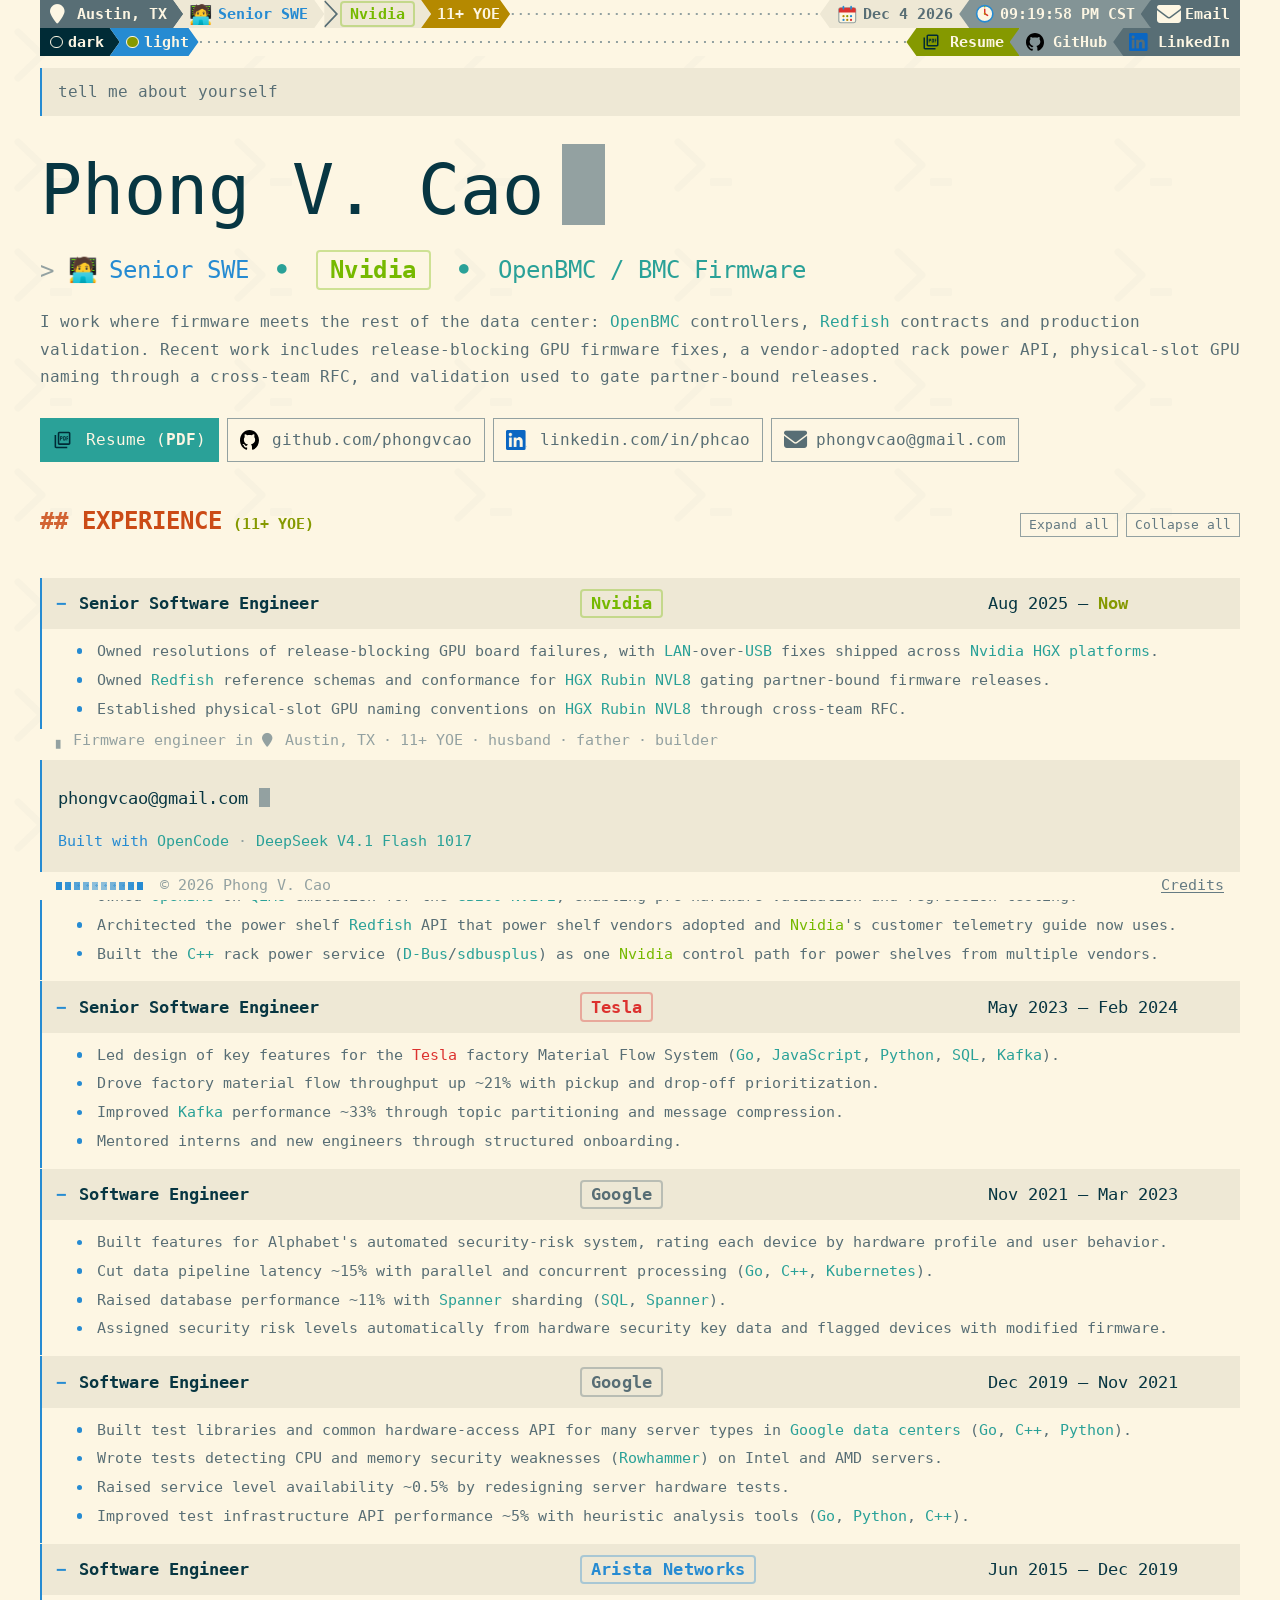
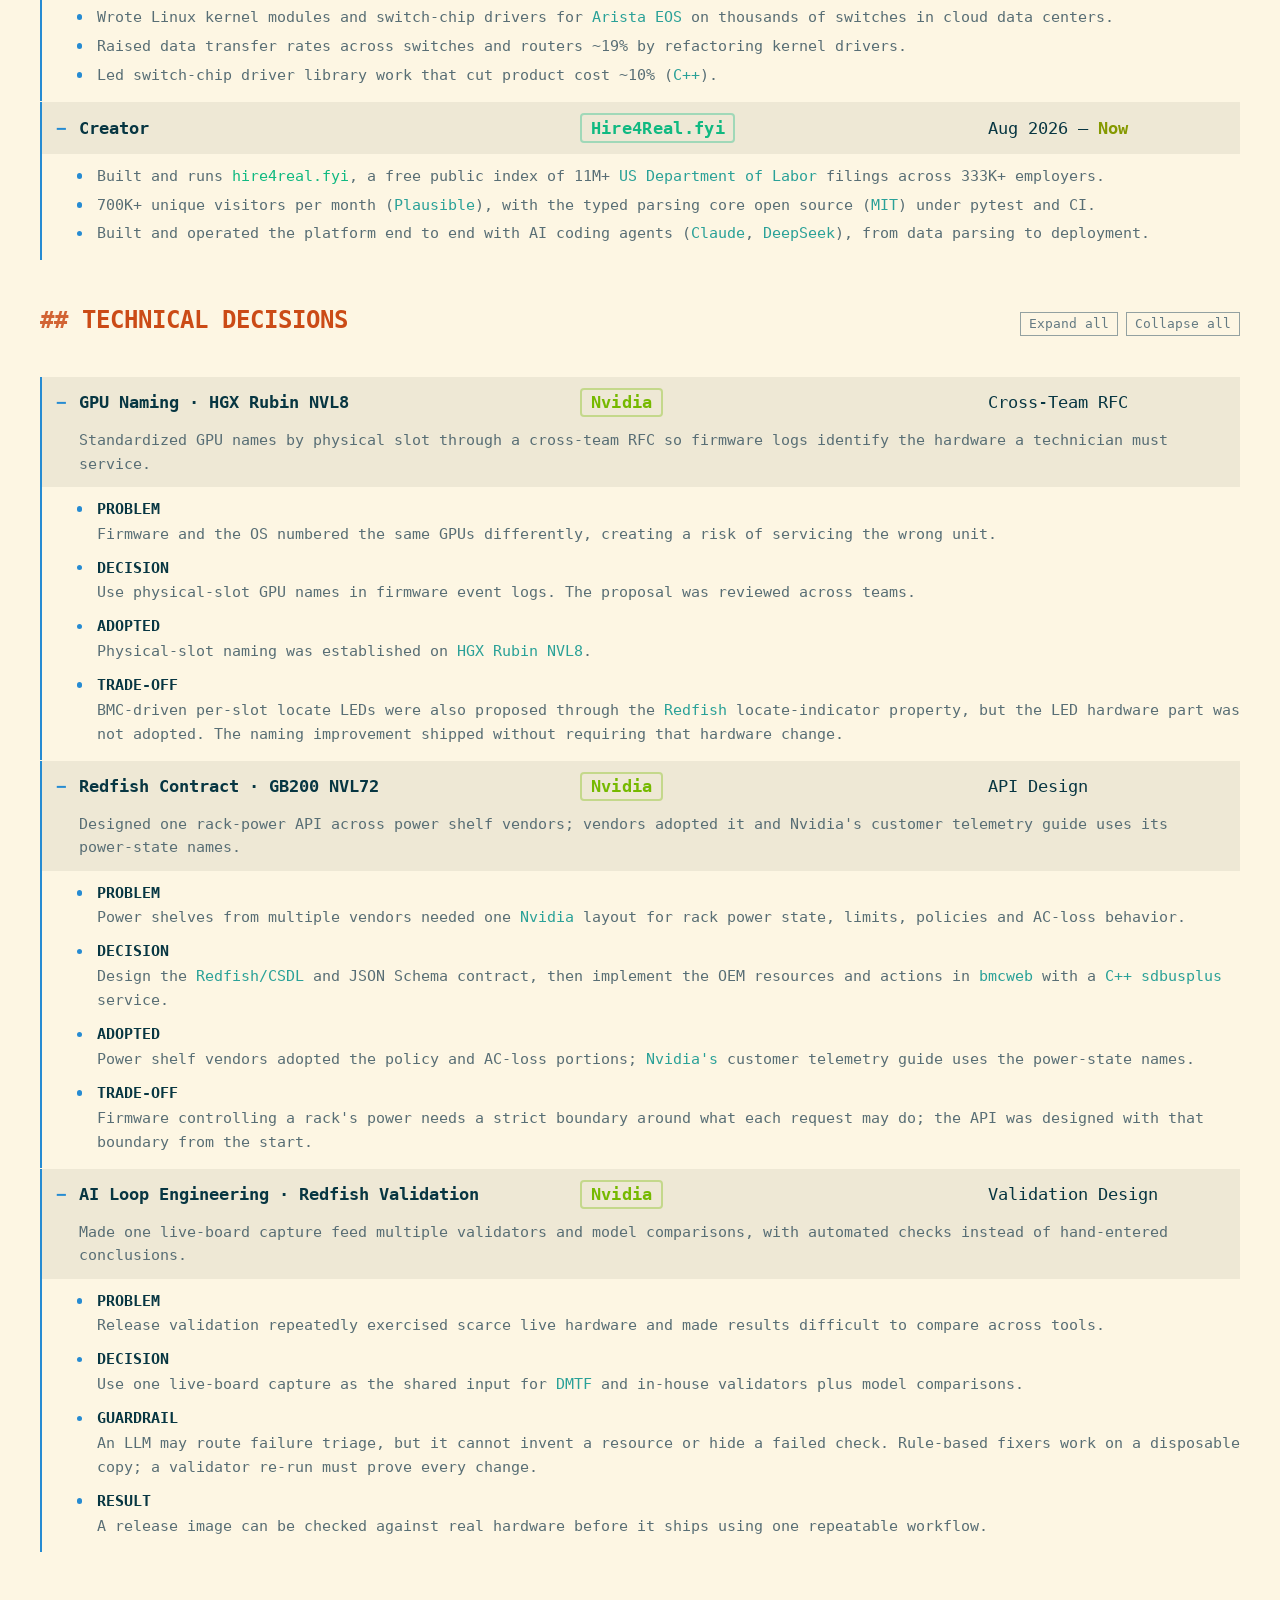
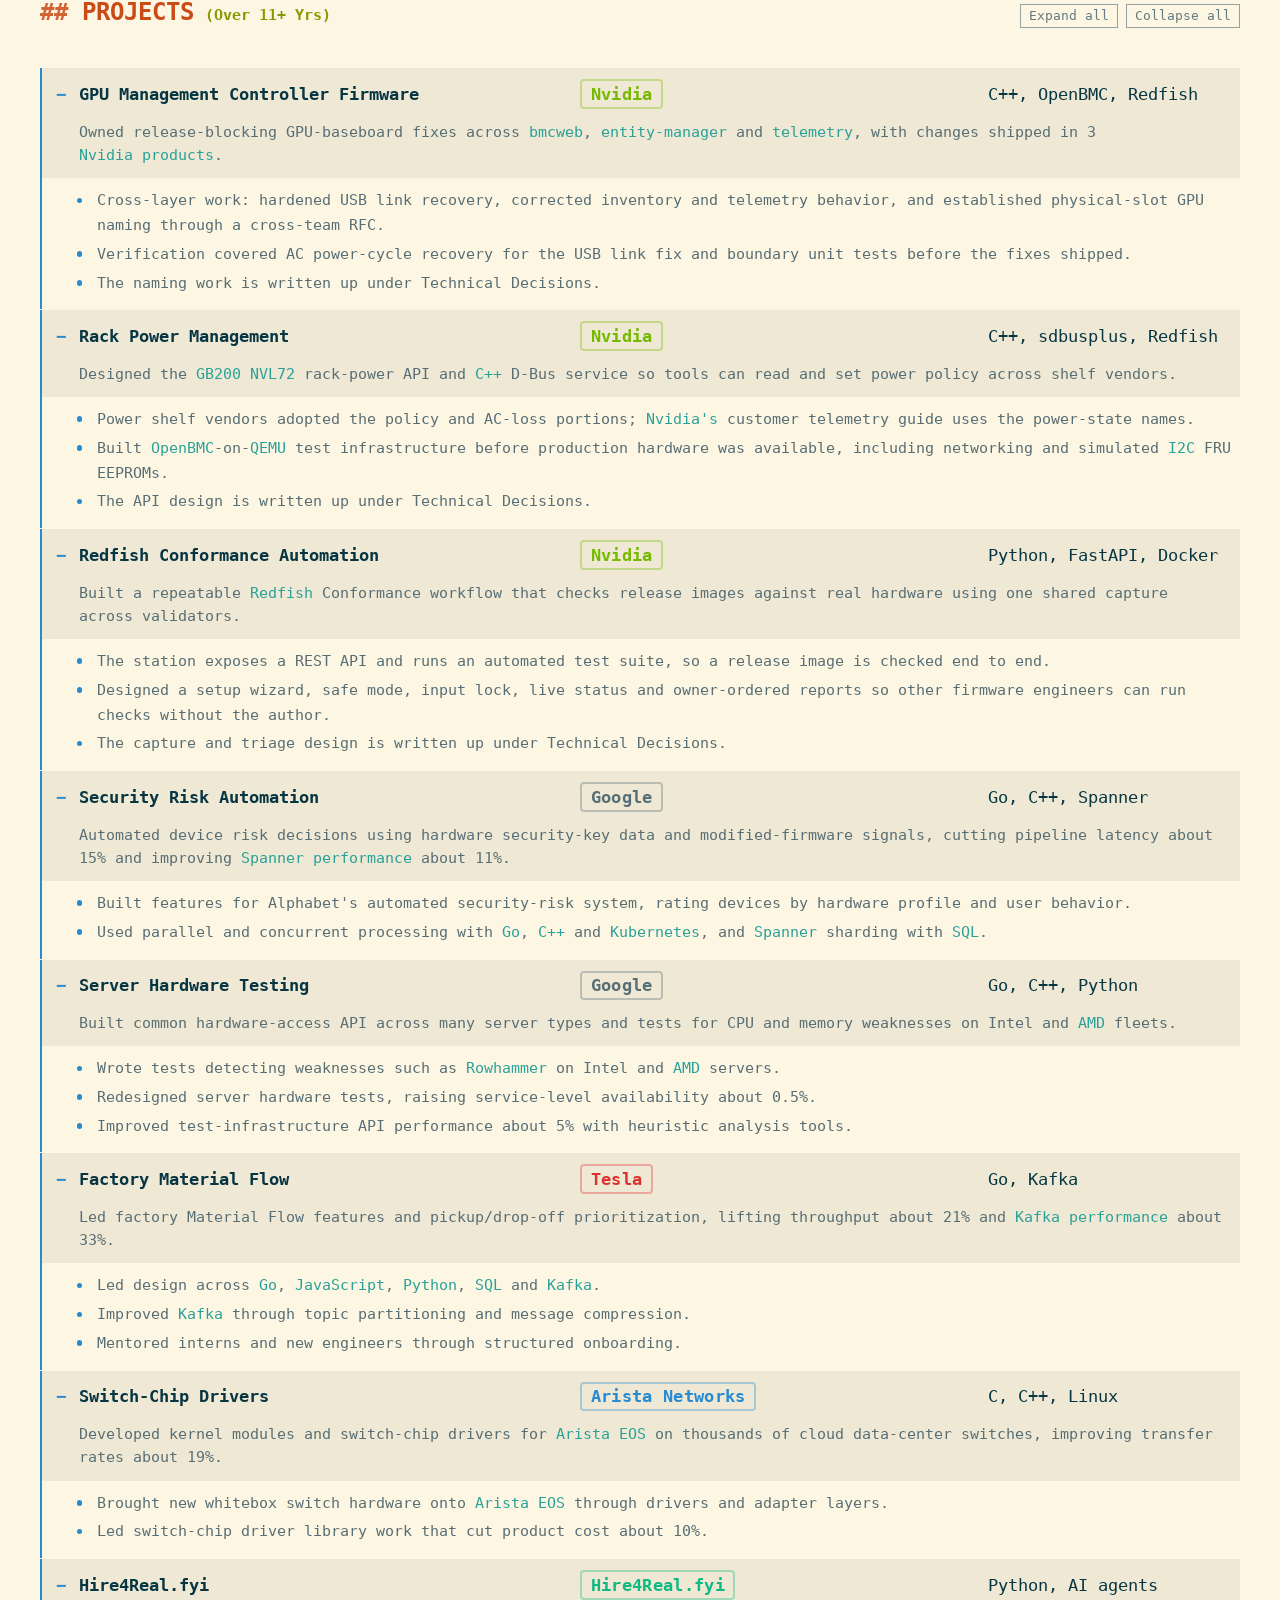
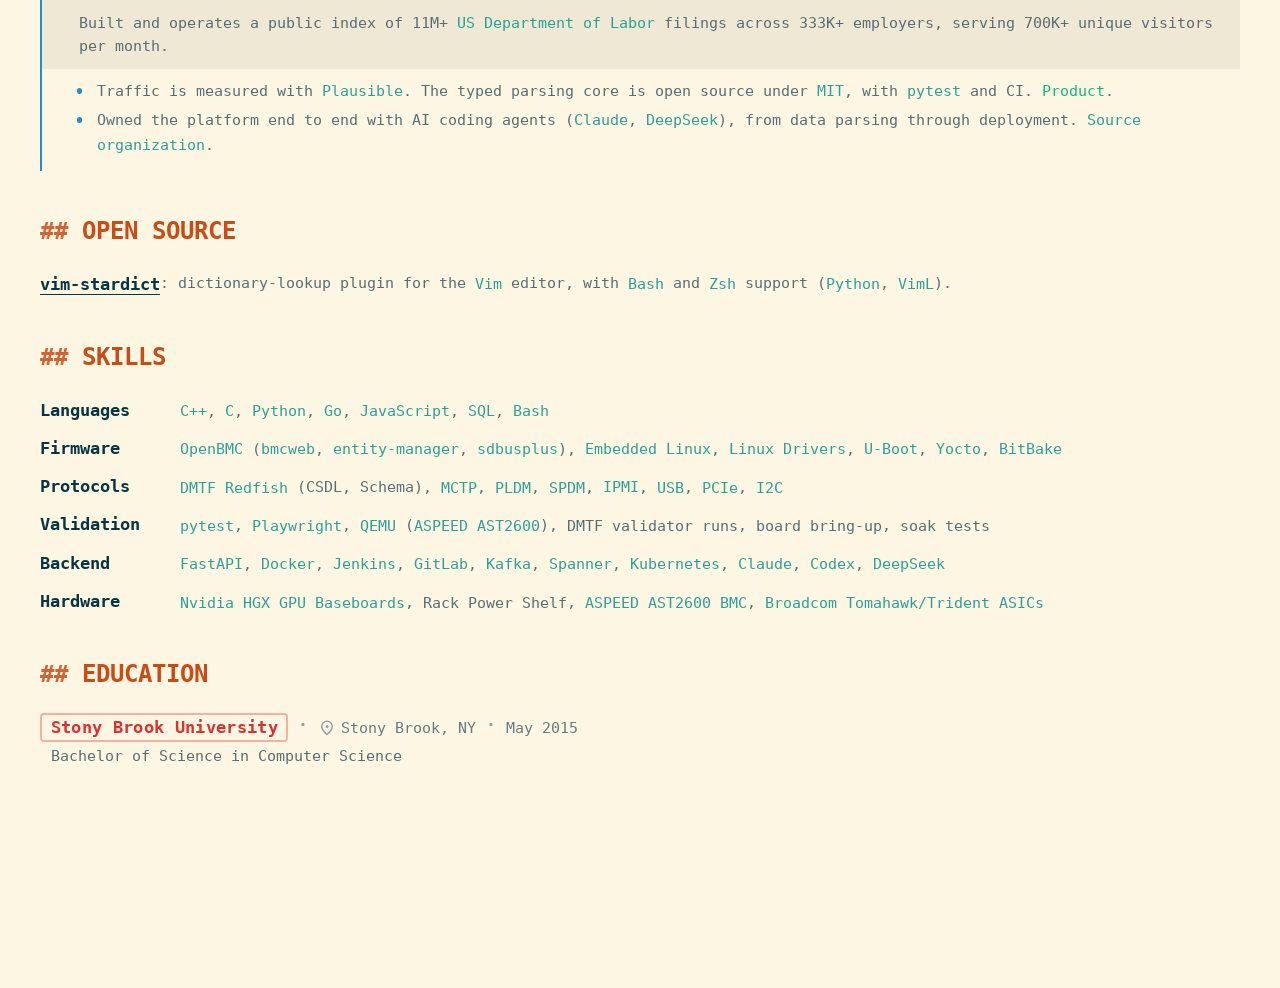
<file: index.html>
<!doctype html>
<html lang="en" data-theme="dark">
<head>
  <meta charset="utf-8">
  <meta name="viewport" content="width=device-width, initial-scale=1">
  <title>Phong V. Cao — Senior Software Engineer, BMC & OpenBMC Firmware</title>
  <meta name="description" content="Senior software engineer working on BMC and OpenBMC firmware, Redfish APIs, embedded Linux, security automation and validation for data center hardware.">
  <meta name="author" content="Phong V. Cao">
  <meta name="robots" content="index, follow, max-image-preview:large">
  <meta name="color-scheme" content="dark">
  <meta name="theme-color" content="#002b36">
  <link rel="canonical" href="https://phongvcao.com/">
  <link rel="me" href="https://github.com/phongvcao">
  <link rel="me" href="https://www.linkedin.com/in/phcao">
  <meta property="og:type" content="profile">
  <meta property="og:title" content="Phong V. Cao — Senior Software Engineer, BMC & OpenBMC Firmware">
  <meta property="og:description" content="Senior software engineer working on BMC and OpenBMC firmware, Redfish APIs, embedded Linux, security automation and validation for data center hardware.">
  <meta property="og:url" content="https://phongvcao.com/">
  <meta property="og:site_name" content="Phong V. Cao">
  <meta property="og:locale" content="en_US">
  <meta property="og:image" content="https://phongvcao.com/assets/og-image.png">
  <meta property="og:image:width" content="1200">
  <meta property="og:image:height" content="630">
  <meta property="og:image:alt" content="Phong V. Cao — Senior Software Engineer, BMC and OpenBMC firmware">
  <meta property="profile:first_name" content="Phong">
  <meta property="profile:last_name" content="Cao">
  <meta name="twitter:card" content="summary_large_image">
  <meta name="twitter:title" content="Phong V. Cao — Senior Software Engineer, BMC & OpenBMC Firmware">
  <meta name="twitter:description" content="Senior software engineer working on BMC and OpenBMC firmware, Redfish APIs, embedded Linux, security automation and validation for data center hardware.">
  <meta name="twitter:image" content="https://phongvcao.com/assets/og-image.png">
  <meta name="twitter:image:alt" content="Phong V. Cao — Senior Software Engineer, BMC and OpenBMC firmware">
  <link rel="icon" id="favicon" href="assets/favicon.svg" type="image/svg+xml">
  <link rel="stylesheet" href="styles.css?v=20261127ddd">
  <script type="application/ld+json">
  {
    "@context": "https://schema.org",
    "@type": "ProfilePage",
    "url": "https://phongvcao.com/",
    "name": "Phong V. Cao — Senior Software Engineer, BMC & OpenBMC Firmware",
    "dateModified": "2026-11-26",
    "mainEntity": {
      "@type": "Person",
      "name": "Phong V. Cao",
      "jobTitle": "Senior Software Engineer",
      "description": "Senior software engineer working on BMC and OpenBMC firmware, Redfish APIs, embedded Linux, security automation and validation for data center hardware.",
      "url": "https://phongvcao.com/",
      "worksFor": {
        "@type": "Organization",
        "name": "Nvidia"
      },
      "alumniOf": {
        "@type": "CollegeOrUniversity",
        "name": "Stony Brook University"
      },
      "knowsAbout": [
        "OpenBMC",
        "BMC firmware",
        "Redfish",
        "Embedded Linux",
        "Security automation",
        "Linux kernel drivers",
        "C++",
        "Python",
        "Validation automation",
        "Data center hardware"
      ],
      "sameAs": [
        "https://github.com/phongvcao",
        "https://www.linkedin.com/in/phcao"
      ],
      "address": {
        "@type": "PostalAddress",
        "addressLocality": "Austin",
        "addressRegion": "TX",
        "addressCountry": "US"
      }
    }
  }
  </script>
  <!-- Privacy-friendly analytics by Plausible -->
  <script async src="https://plausible.io/js/pa-5p4w5oW95inlXfhJ-zOkF.js"></script>
  <script>
    window.plausible=window.plausible||function(){(plausible.q=plausible.q||[]).push(arguments)},plausible.init=plausible.init||function(i){plausible.o=i||{}};
    plausible.init()
  </script>
</head>
<body>
    <header class="pl-bar pl-top" aria-label="Runtime status">
    <div class="pl-line">
      <div class="pl-group pl-left">
        <a class="pl-seg pl-light" href="https://www.google.com/maps/place/Austin,+TX" target="_blank" rel="noopener" title="Austin, TX on Google Maps"><span class="pl-icon i-loc" aria-hidden="true">&#xF041;</span> Austin, TX</a>
        
        
        <a class="pl-seg pl-dir pl-hide-sm" href="#experience-title" title="Experience"><span class="pl-icon pl-emoji" aria-hidden="true">🧑‍💻</span>Senior SWE</a>
        <a class="pl-seg pl-vcs" href="https://www.nvidia.com/" target="_blank" rel="noopener" title="Nvidia"><svg class="pl-thin" viewBox="0 0 1233 2384" aria-hidden="true" focusable="false"><path d="M0 101 106 0 1233 1191 106 2384 0 2281 1026 1191Z"/></svg><span class="chip chip--nvidia">Nvidia</span></a>
        <a class="pl-seg pl-context" href="#education-title" data-since="2015-06-01" data-template="{n}+ YOE" title="Years of experience">11+ YOE</a>
      </div>
      <span class="pl-fill" aria-hidden="true"></span>
      <div class="pl-group pl-right">
        <a class="pl-seg pl-light" href="https://www.timeanddate.com/worldclock/usa/austin" target="_blank" rel="noopener" title="Austin time"><svg class="pl-cal" viewBox="0 0 24 24" aria-hidden="true" focusable="false"><rect x="3" y="5" width="18" height="16" rx="2" fill="#fdf6e3" stroke="#93a1a1" stroke-width="1.2"/><path d="M3 7a2 2 0 0 1 2-2h14a2 2 0 0 1 2 2v3H3z" fill="#dc322f"/><rect x="7" y="3" width="1.8" height="4" rx="0.9" fill="#268bd2"/><rect x="15.2" y="3" width="1.8" height="4" rx="0.9" fill="#268bd2"/><circle cx="8" cy="14" r="1.2" fill="#b58900"/><circle cx="12" cy="14" r="1.2" fill="#859900"/><circle cx="16" cy="14" r="1.2" fill="#268bd2"/><circle cx="8" cy="18" r="1.2" fill="#268bd2"/><circle cx="12" cy="18" r="1.2" fill="#b58900"/><circle cx="16" cy="18" r="1.2" fill="#dc322f"/></svg><time id="clock-date" datetime="2026-11-26T10:39:58-06:00">Nov 26 2026</time></a>
        <a class="pl-seg pl-light" href="https://www.timeanddate.com/worldclock/usa/austin" target="_blank" rel="noopener" title="Austin time"><svg class="pl-clock" viewBox="0 0 24 24" aria-hidden="true" focusable="false"><circle cx="12" cy="12" r="10" fill="#fdf6e3" stroke="#268bd2" stroke-width="2"/><path d="M12 6.5V12l3.5 2" fill="none" stroke="#dc322f" stroke-width="1.8" stroke-linecap="round"/><circle cx="12" cy="12" r="1.2" fill="#b58900"/><circle cx="12" cy="3.4" r="0.9" fill="#859900"/></svg><time id="clock-time" datetime="2026-11-26T10:39:58-06:00">10:39:58 AM CST</time></a>
        <a class="pl-seg pl-social" href="mailto:phongvcao@gmail.com" title="phongvcao@gmail.com"><span class="pl-icon i-mail" aria-hidden="true">&#xF0E0;</span>Email</a>
      </div>
    </div>
    <div class="pl-line pl-line-social">
      <div class="pl-group pl-left pl-theme" role="group" aria-label="Colour theme">
        <button type="button" class="pl-seg pl-theme-btn is-active" data-theme-set="dark" aria-pressed="true"><span class="pl-radio" aria-hidden="true"></span>dark</button>
        <button type="button" class="pl-seg pl-theme-btn" data-theme-set="light" aria-pressed="false"><span class="pl-radio" aria-hidden="true"></span>light</button>
      </div>
      <span class="pl-fill" aria-hidden="true"></span>
      <div class="pl-group pl-right">
        <a class="pl-seg pl-social" href="assets/phong-cao-resume.pdf" target="_blank" rel="noopener" title="Resume (PDF)"><img class="pl-icon pdf-icon" src="assets/logos/picture-as-pdf.svg" alt="" aria-hidden="true">Resume</a>
        <a class="pl-seg pl-social" href="https://github.com/phongvcao" target="_blank" rel="noopener" title="github.com/phongvcao"><img class="social-icon gh-icon" src="assets/logos/github-invertocat-black.svg" alt="" aria-hidden="true">GitHub</a>
        <a class="pl-seg pl-social" href="https://www.linkedin.com/in/phcao" target="_blank" rel="noopener" title="linkedin.com/in/phcao"><img class="social-icon li-icon" src="assets/logos/linkedin-in.png" alt="" aria-hidden="true">LinkedIn</a>
      </div>
    </div>
  </header>

  <main class="page">
    <section class="fired-prompt" aria-label="Question">
      <p>tell me about yourself</p>
    </section>

    <article class="response">

      <h1>Phong V. Cao<span class="cursor" aria-hidden="true"></span></h1>
      <p class="role"><span class="mark" aria-hidden="true">&gt; </span><span class="role-emoji" aria-hidden="true">🧑‍💻</span><span class="role-title">Senior SWE</span><span class="role-group"><span class="role-dot" aria-hidden="true">&#x25CF;</span><a class="company-link chip chip--nvidia" href="https://www.nvidia.com/" target="_blank" rel="noopener">Nvidia</a></span><span class="role-group"><span class="role-dot" aria-hidden="true">&#x25CF;</span><a class="term-link" href="https://openbmc.org/" target="_blank" rel="noopener">OpenBMC</a></span> / BMC Firmware</p>
      <p class="intro">I work where firmware meets the rest of the data center: <a class="term-link" href="https://openbmc.org/" target="_blank" rel="noopener"><code>OpenBMC</code></a> controllers, <a class="term-link" href="https://www.dmtf.org/standards/redfish" target="_blank" rel="noopener"><code>Redfish</code></a> contracts and production validation. Recent work includes release-blocking GPU firmware fixes, a vendor-adopted rack power API, physical-slot GPU naming through a cross-team RFC, and validation used to gate partner-bound releases.</p>

      <nav class="actions" aria-label="Links">
        <a class="button button-primary" href="assets/phong-cao-resume.pdf" target="_blank" rel="noopener" aria-label="Resume, PDF file" title="Resume (PDF)"><img class="icon pdf-icon" src="assets/logos/picture-as-pdf.svg" alt="" aria-hidden="true"><span>Resume (<strong>PDF</strong>)</span></a>
        <a class="button" href="https://github.com/phongvcao" target="_blank" rel="noopener" aria-label="GitHub, github.com/phongvcao" title="github.com/phongvcao"><img class="social-icon gh-black" src="assets/logos/github-invertocat-black.svg" alt="" aria-hidden="true"><img class="social-icon gh-white" src="assets/logos/github-invertocat-white.svg" alt="" aria-hidden="true">github.com/phongvcao</a>
        <a class="button" href="https://www.linkedin.com/in/phcao" target="_blank" rel="noopener" aria-label="LinkedIn, linkedin.com/in/phcao" title="linkedin.com/in/phcao"><img class="social-icon li-icon" src="assets/logos/linkedin-in.png" alt="" aria-hidden="true">linkedin.com/in/phcao</a>
        <a class="button" href="mailto:phongvcao@gmail.com" aria-label="Email, phongvcao@gmail.com" title="phongvcao@gmail.com"><span class="icon i-mail" aria-hidden="true">&#xF0E0;</span>phongvcao@gmail.com</a>
      </nav>

      <section class="section" aria-labelledby="experience-title">
        <div class="section-head">
          <h2 id="experience-title"><span class="mark" aria-hidden="true">## </span>Experience<span class="section-note" data-since="2015-06-01" data-template="({n}+ YOE)" title="Years of experience">(11+ YOE)</span></h2>
          <div class="section-controls" role="group" aria-label="Experience rows">
            <button type="button" class="mini" data-expand="experience-list">Expand all</button>
            <button type="button" class="mini" data-collapse="experience-list">Collapse all</button>
          </div>
        </div>
        <div class="experience-list" id="experience-list">
          <details class="exp-item" open>
            <summary class="exp-summary">
              <h3 class="exp-role"><span class="exp-toggle" aria-hidden="true"></span>Senior Software Engineer</h3>
              <span class="exp-meta">
                <a class="exp-company company-link chip chip--nvidia" href="https://www.nvidia.com/" target="_blank" rel="noopener">Nvidia</a>
                <span class="exp-dates">Aug 2025 — <span class="now">Now</span></span>
              </span>
            </summary>
            <div class="exp-body">
              <ul class="exp-bullets">
                <li>Owned resolutions of release-blocking GPU board failures, with <a class="logo-link tech-word" href="https://en.wikipedia.org/wiki/Local_area_network" target="_blank" rel="noopener">LAN</a>-over-<a class="logo-link tech-word" href="https://www.usb.org/" target="_blank" rel="noopener">USB</a> fixes shipped across <a class="term-link" href="https://www.nvidia.com/en-us/data-center/hgx/" target="_blank" rel="noopener">Nvidia HGX platforms</a>.</li>
                <li>Owned <a class="term-link" href="https://www.dmtf.org/standards/redfish" target="_blank" rel="noopener">Redfish</a> reference schemas and conformance for <a class="term-link" href="https://www.nvidia.com/en-us/data-center/hgx/" target="_blank" rel="noopener">HGX Rubin NVL8</a> gating partner-bound firmware releases.</li>
                <li>Established physical-slot GPU naming conventions on <a class="term-link" href="https://www.nvidia.com/en-us/data-center/hgx/" target="_blank" rel="noopener">HGX Rubin NVL8</a> through cross-team RFC.</li>
                <li>Drove firmware fixes in <a class="term-link" href="https://github.com/openbmc/bmcweb" target="_blank" rel="noopener"><code>bmcweb</code></a>, <a class="term-link" href="https://github.com/openbmc/entity-manager" target="_blank" rel="noopener"><code>entity-manager</code></a> and the <a class="term-link" href="https://github.com/openbmc/telemetry" target="_blank" rel="noopener">telemetry daemon</a>, shipped in 3 <a class="company-link" href="https://www.nvidia.com/" target="_blank" rel="noopener">Nvidia</a> products.</li>
                <li>Partnered with NIC firmware team to address <a class="term-link" href="https://en.wikipedia.org/wiki/PCI_Express" target="_blank" rel="noopener">PCIe</a> firmware defect via raw <a class="term-link" href="https://en.wikipedia.org/wiki/Management_Component_Transport_Protocol" target="_blank" rel="noopener">MCTP</a> tests.</li>
              </ul>
            </div>
          </details>
          <details class="exp-item" open>
            <summary class="exp-summary">
              <h3 class="exp-role"><span class="exp-toggle" aria-hidden="true"></span>Senior Software Engineer</h3>
              <span class="exp-meta">
                <a class="exp-company company-link chip chip--nvidia" href="https://www.nvidia.com/" target="_blank" rel="noopener">Nvidia</a>
                <span class="exp-dates">May 2024 — Aug 2025</span>
              </span>
            </summary>
            <div class="exp-body">
              <ul class="exp-bullets">
                <li>Owned power shelf controller firmware for <a class="term-link" href="https://www.nvidia.com/en-us/data-center/gb200-nvl72/" target="_blank" rel="noopener">GB200 NVL72</a> fleet, enforcing rack power limits and AC-loss recovery.</li>
                <li>Owned <a class="term-link" href="https://openbmc.org/" target="_blank" rel="noopener"><code>OpenBMC</code></a>-on-<a class="term-link" href="https://www.qemu.org/" target="_blank" rel="noopener"><code>QEMU</code></a> emulation for the <a class="term-link" href="https://www.nvidia.com/en-us/data-center/gb200-nvl72/" target="_blank" rel="noopener">GB200 NVL72</a>, enabling pre-hardware validation and regression testing.</li>
                <li>Architected the power shelf <a class="term-link" href="https://www.dmtf.org/standards/redfish" target="_blank" rel="noopener"><code>Redfish</code></a> API that power shelf vendors adopted and <a class="company-link" href="https://www.nvidia.com/" target="_blank" rel="noopener">Nvidia</a>'s customer telemetry guide now uses.</li>
                <li>Built the <a class="logo-link tech-word" href="https://isocpp.org/" target="_blank" rel="noopener">C++</a> rack power service (<a class="term-link" href="https://www.freedesktop.org/wiki/Software/dbus/" target="_blank" rel="noopener"><code>D-Bus</code></a>/<a class="term-link" href="https://github.com/openbmc/sdbusplus" target="_blank" rel="noopener"><code>sdbusplus</code></a>) as one <a class="company-link" href="https://www.nvidia.com/" target="_blank" rel="noopener">Nvidia</a> control path for power shelves from multiple vendors.</li>
              </ul>
            </div>
          </details>
          <details class="exp-item" open>
            <summary class="exp-summary">
              <h3 class="exp-role"><span class="exp-toggle" aria-hidden="true"></span>Senior Software Engineer</h3>
              <span class="exp-meta">
                <a class="exp-company company-link chip chip--tesla" href="https://www.tesla.com/" target="_blank" rel="noopener" aria-label="Tesla">Tesla</a>
                <span class="exp-dates">May 2023 — Feb 2024</span>
              </span>
            </summary>
            <div class="exp-body">
              <ul class="exp-bullets">
                <li>Led design of key features for the <a class="company-link" href="https://www.tesla.com/" target="_blank" rel="noopener" aria-label="Tesla">Tesla</a> factory Material Flow System (<a class="term-link" href="https://go.dev/" target="_blank" rel="noopener"><code>Go</code></a>, <a class="term-link" href="https://developer.mozilla.org/en-US/docs/Web/JavaScript" target="_blank" rel="noopener"><code>JavaScript</code></a>, <a class="term-link" href="https://www.python.org/" target="_blank" rel="noopener"><code>Python</code></a>, <a class="term-link" href="https://en.wikipedia.org/wiki/SQL" target="_blank" rel="noopener"><code>SQL</code></a>, <a class="term-link" href="https://kafka.apache.org/" target="_blank" rel="noopener"><code>Kafka</code></a>).</li>
                <li>Drove factory material flow throughput up ~21% with pickup and drop-off prioritization.</li>
                <li>Improved <a class="term-link" href="https://kafka.apache.org/" target="_blank" rel="noopener"><code>Kafka</code></a> performance ~33% through topic partitioning and message compression.</li>
                <li>Mentored interns and new engineers through structured onboarding.</li>
              </ul>
            </div>
          </details>
          <details class="exp-item" open>
            <summary class="exp-summary">
              <h3 class="exp-role"><span class="exp-toggle" aria-hidden="true"></span>Software Engineer</h3>
              <span class="exp-meta">
                <a class="exp-company company-link chip chip--google" href="https://www.google.com/" target="_blank" rel="noopener">Google</a>
                <span class="exp-dates">Nov 2021 — Mar 2023</span>
              </span>
            </summary>
            <div class="exp-body">
              <ul class="exp-bullets">
                <li>Built features for <a class="company-link" href="https://abc.xyz/" target="_blank" rel="noopener">Alphabet</a>'s automated security-risk system, rating each device by hardware profile and user behavior.</li>
                <li>Cut data pipeline latency ~15% with parallel and concurrent processing (<a class="term-link" href="https://go.dev/" target="_blank" rel="noopener"><code>Go</code></a>, <a class="term-link" href="https://isocpp.org/" target="_blank" rel="noopener"><code>C++</code></a>, <a class="term-link" href="https://kubernetes.io/" target="_blank" rel="noopener"><code>Kubernetes</code></a>).</li>
                <li>Raised database performance ~11% with <a class="term-link" href="https://cloud.google.com/spanner" target="_blank" rel="noopener"><code>Spanner</code></a> sharding (<a class="term-link" href="https://en.wikipedia.org/wiki/SQL" target="_blank" rel="noopener"><code>SQL</code></a>, <a class="term-link" href="https://cloud.google.com/spanner" target="_blank" rel="noopener"><code>Spanner</code></a>).</li>
                <li>Assigned security risk levels automatically from hardware security key data and flagged devices with modified firmware.</li>
              </ul>
            </div>
          </details>
          <details class="exp-item" open>
            <summary class="exp-summary">
              <h3 class="exp-role"><span class="exp-toggle" aria-hidden="true"></span>Software Engineer</h3>
              <span class="exp-meta">
                <a class="exp-company company-link chip chip--google" href="https://www.google.com/" target="_blank" rel="noopener">Google</a>
                <span class="exp-dates">Dec 2019 — Nov 2021</span>
              </span>
            </summary>
            <div class="exp-body">
              <ul class="exp-bullets">
                <li>Built test libraries and common hardware-access API for many server types in <a class="term-link" href="https://www.google.com/about/datacenters/" target="_blank" rel="noopener">Google data centers</a> (<a class="term-link" href="https://go.dev/" target="_blank" rel="noopener"><code>Go</code></a>, <a class="term-link" href="https://isocpp.org/" target="_blank" rel="noopener"><code>C++</code></a>, <a class="term-link" href="https://www.python.org/" target="_blank" rel="noopener"><code>Python</code></a>).</li>
                <li>Wrote tests detecting CPU and memory security weaknesses (<a class="term-link" href="https://en.wikipedia.org/wiki/Row_hammer" target="_blank" rel="noopener"><code>Rowhammer</code></a>) on <a class="company-link" href="https://www.intel.com/" target="_blank" rel="noopener">Intel</a> and <a class="company-link" href="https://www.amd.com/" target="_blank" rel="noopener">AMD</a> servers.</li>
                <li>Raised service level availability ~0.5% by redesigning server hardware tests.</li>
                <li>Improved test infrastructure API performance ~5% with heuristic analysis tools (<a class="term-link" href="https://go.dev/" target="_blank" rel="noopener"><code>Go</code></a>, <a class="term-link" href="https://www.python.org/" target="_blank" rel="noopener"><code>Python</code></a>, <a class="term-link" href="https://isocpp.org/" target="_blank" rel="noopener"><code>C++</code></a>).</li>
              </ul>
            </div>
          </details>
          <details class="exp-item" open>
            <summary class="exp-summary">
              <h3 class="exp-role"><span class="exp-toggle" aria-hidden="true"></span>Software Engineer</h3>
              <span class="exp-meta">
                <a class="exp-company company-link chip chip--arista" href="https://www.arista.com/" target="_blank" rel="noopener">Arista Networks</a>
                <span class="exp-dates">Jun 2015 — Dec 2019</span>
              </span>
            </summary>
            <div class="exp-body">
              <ul class="exp-bullets">
                <li>Wrote Linux kernel modules and switch-chip drivers for <a class="term-link" href="https://www.arista.com/en/products/eos" target="_blank" rel="noopener"><code>Arista EOS</code></a> on thousands of switches in cloud data centers.</li>
                <li>Raised data transfer rates across switches and routers ~19% by refactoring kernel drivers.</li>
                <li>Led switch-chip driver library work that cut product cost ~10% (<a class="term-link" href="https://isocpp.org/" target="_blank" rel="noopener"><code>C++</code></a>).</li>
              </ul>
            </div>
          </details>
          <details class="exp-item" open>
            <summary class="exp-summary">
              <h3 class="exp-role"><span class="exp-toggle" aria-hidden="true"></span>Creator</h3>
              <span class="exp-meta">
                <a class="exp-company company-link chip chip--hire4real" href="https://hire4real.fyi/" target="_blank" rel="noopener">Hire4Real.fyi</a>
                <span class="exp-dates">Aug 2026 — <span class="now">Now</span></span>
              </span>
            </summary>
            <div class="exp-body">
              <ul class="exp-bullets">
                <li>Built and runs <a class="inline-link" href="https://hire4real.fyi/" target="_blank" rel="noopener">hire4real.fyi</a>, a free public index of 11M+ <a class="logo-link tech-word" href="https://www.dol.gov/" target="_blank" rel="noopener">US Department of Labor</a> filings across 333K+ employers.</li>
                <li>700K+ unique visitors per month (<a class="logo-link tech-word" href="https://plausible.io/" target="_blank" rel="noopener">Plausible</a>), with the typed parsing core open source (<a class="logo-link tech-word" href="https://opensource.org/license/MIT" target="_blank" rel="noopener">MIT</a>) under pytest and CI.</li>
                <li>Built and operated the platform end to end with AI coding agents (<a class="logo-link tech-word" href="https://www.anthropic.com/claude" target="_blank" rel="noopener">Claude</a>, <a class="logo-link tech-word" href="https://www.deepseek.com/" target="_blank" rel="noopener">DeepSeek</a>), from data parsing to deployment.</li>
              </ul>
            </div>
          </details>
        </div>
      </section>


      <section class="section" aria-labelledby="decisions-title">
        <div class="section-head">
          <h2 id="decisions-title"><span class="mark" aria-hidden="true">## </span>Technical Decisions</h2>
          <div class="section-controls" role="group" aria-label="Technical decisions">
            <button type="button" class="mini" data-expand="decisions-list">Expand all</button>
            <button type="button" class="mini" data-collapse="decisions-list">Collapse all</button>
          </div>
        </div>
        <div class="experience-list" id="decisions-list">
          <details class="exp-item" open>
            <summary class="exp-summary decision-summary">
              <h3 class="exp-role"><span class="exp-toggle" aria-hidden="true"></span>GPU Naming · HGX Rubin NVL8</h3>
              <span class="exp-meta">
                <a class="exp-company company-link chip chip--nvidia" href="https://www.nvidia.com/" target="_blank" rel="noopener">Nvidia</a>
                <span class="exp-dates">Cross-Team RFC</span>
              </span>
              <span class="row-line">Standardized GPU names by physical slot through a cross-team RFC so firmware logs identify the hardware a technician must service.</span>
            </summary>
            <div class="exp-body">
              <dl class="decision-body">
                <div class="decision-node">
                  <dt>Problem</dt>
                  <dd>Firmware and the OS numbered the same GPUs differently, creating a risk of servicing the wrong unit.</dd>
                </div>
                <div class="decision-node">
                  <dt>Decision</dt>
                  <dd>Use physical-slot GPU names in firmware event logs. The proposal was reviewed across teams.</dd>
                </div>
                <div class="decision-node">
                  <dt>Adopted</dt>
                  <dd>Physical-slot naming was established on <a class="logo-link tech-word" href="https://www.nvidia.com/" target="_blank" rel="noopener">HGX Rubin NVL8</a>.</dd>
                </div>
                <div class="decision-node">
                  <dt>Trade-off</dt>
                  <dd>BMC-driven per-slot locate LEDs were also proposed through the <a class="logo-link tech-word" href="https://www.dmtf.org/standards/redfish" target="_blank" rel="noopener">Redfish</a> locate-indicator property, but the LED hardware part was not adopted. The naming improvement shipped without requiring that hardware change.</dd>
                </div>
              </dl>
            </div>
          </details>
          <details class="exp-item" open>
            <summary class="exp-summary decision-summary">
              <h3 class="exp-role"><span class="exp-toggle" aria-hidden="true"></span>Redfish Contract · GB200 NVL72</h3>
              <span class="exp-meta">
                <a class="exp-company company-link chip chip--nvidia" href="https://www.nvidia.com/" target="_blank" rel="noopener">Nvidia</a>
                <span class="exp-dates">API Design</span>
              </span>
              <span class="row-line">Designed one rack-power API across power shelf vendors; vendors adopted it and Nvidia's customer telemetry guide uses its power-state names.</span>
            </summary>
            <div class="exp-body">
              <dl class="decision-body">
                <div class="decision-node">
                  <dt>Problem</dt>
                  <dd>Power shelves from multiple vendors needed one <a class="logo-link tech-word" href="https://www.nvidia.com/" target="_blank" rel="noopener">Nvidia</a> layout for rack power state, limits, policies and AC-loss behavior.</dd>
                </div>
                <div class="decision-node">
                  <dt>Decision</dt>
                  <dd>Design the <a class="logo-link tech-word" href="https://www.dmtf.org/standards/redfish" target="_blank" rel="noopener">Redfish/CSDL</a> and JSON Schema contract, then implement the OEM resources and actions in <a class="logo-link tech-word" href="https://openbmc.org/" target="_blank" rel="noopener">bmcweb</a> with a <a class="logo-link tech-word" href="https://isocpp.org/" target="_blank" rel="noopener">C++</a> <a class="logo-link tech-word" href="https://openbmc.org/" target="_blank" rel="noopener">sdbusplus</a> service.</dd>
                </div>
                <div class="decision-node">
                  <dt>Adopted</dt>
                  <dd>Power shelf vendors adopted the policy and AC-loss portions; <a class="logo-link tech-word" href="https://www.nvidia.com/" target="_blank" rel="noopener">Nvidia's</a> customer telemetry guide uses the power-state names.</dd>
                </div>
                <div class="decision-node">
                  <dt>Trade-off</dt>
                  <dd>Firmware controlling a rack's power needs a strict boundary around what each request may do; the API was designed with that boundary from the start.</dd>
                </div>
              </dl>
            </div>
          </details>
          <details class="exp-item" open>
            <summary class="exp-summary decision-summary">
              <h3 class="exp-role"><span class="exp-toggle" aria-hidden="true"></span>AI Loop Engineering · Redfish Validation</h3>
              <span class="exp-meta">
                <a class="exp-company company-link chip chip--nvidia" href="https://www.nvidia.com/" target="_blank" rel="noopener">Nvidia</a>
                <span class="exp-dates">Validation Design</span>
              </span>
              <span class="row-line">Made one live-board capture feed multiple validators and model comparisons, with automated checks instead of hand-entered conclusions.</span>
            </summary>
            <div class="exp-body">
              <dl class="decision-body">
                <div class="decision-node">
                  <dt>Problem</dt>
                  <dd>Release validation repeatedly exercised scarce live hardware and made results difficult to compare across tools.</dd>
                </div>
                <div class="decision-node">
                  <dt>Decision</dt>
                  <dd>Use one live-board capture as the shared input for <a class="logo-link tech-word" href="https://www.dmtf.org/" target="_blank" rel="noopener">DMTF</a> and in-house validators plus model comparisons.</dd>
                </div>
                <div class="decision-node">
                  <dt>Guardrail</dt>
                  <dd>An LLM may route failure triage, but it cannot invent a resource or hide a failed check. Rule-based fixers work on a disposable copy; a validator re-run must prove every change.</dd>
                </div>
                <div class="decision-node">
                  <dt>Result</dt>
                  <dd>A release image can be checked against real hardware before it ships using one repeatable workflow.</dd>
                </div>
              </dl>
            </div>
          </details>
        </div>
      </section>

      <section class="section" aria-labelledby="work-title">
        <div class="section-head">
          <h2 id="work-title"><span class="mark" aria-hidden="true">## </span>Projects<span class="section-note" data-since="2015-06-01" data-template="(Over {n}+ Yrs)" title="Project span">(Over 11+ Yrs)</span></h2>
          <div class="section-controls" role="group" aria-label="Project rows">
            <button type="button" class="mini" data-expand="projects-list">Expand all</button>
            <button type="button" class="mini" data-collapse="projects-list">Collapse all</button>
          </div>
        </div>
        <div class="work-list" id="projects-list">
          <details class="exp-item work-item" open>
            <summary class="exp-summary">
              <h3 class="exp-role work-role"><span class="exp-toggle" aria-hidden="true"></span>GPU Management Controller Firmware</h3>
              <span class="exp-meta">
                <a class="exp-company company-link chip chip--nvidia" href="https://www.nvidia.com/" target="_blank" rel="noopener">Nvidia</a>
                <span class="exp-dates work-tags"><a class="logo-link tag" href="https://isocpp.org/" target="_blank" rel="noopener">C++</a>, <a class="logo-link tag" href="https://openbmc.org/" target="_blank" rel="noopener">OpenBMC</a>, <a class="logo-link tag" href="https://www.dmtf.org/standards/redfish" target="_blank" rel="noopener">Redfish</a></span>
              </span>
              <span class="row-line">Owned release-blocking GPU-baseboard fixes across <a class="logo-link tech-word" href="https://openbmc.org/" target="_blank" rel="noopener"><code>bmcweb</code></a>, <a class="logo-link tech-word" href="https://openbmc.org/" target="_blank" rel="noopener"><code>entity-manager</code></a> and <a class="logo-link tech-word" href="https://github.com/openbmc/telemetry" target="_blank" rel="noopener">telemetry</a>, with changes shipped in 3 <a class="logo-link tech-word" href="https://www.nvidia.com/" target="_blank" rel="noopener">Nvidia products</a>.</span>
            </summary>
            <div class="exp-body">
              <ul class="exp-bullets">
                <li>Cross-layer work: hardened <span class="tech-word">USB link recovery</span>, corrected inventory and telemetry behavior, and established physical-slot GPU naming through a cross-team RFC.</li>
                <li>Verification covered AC power-cycle recovery for the <span class="tech-word">USB link fix</span> and boundary unit tests before the fixes shipped.</li>
                <li>The naming work is written up under Technical Decisions.</li>
              </ul>
            </div>
          </details>
          <details class="exp-item work-item" open>
            <summary class="exp-summary">
              <h3 class="exp-role work-role"><span class="exp-toggle" aria-hidden="true"></span>Rack Power Management</h3>
              <span class="exp-meta">
                <a class="exp-company company-link chip chip--nvidia" href="https://www.nvidia.com/" target="_blank" rel="noopener">Nvidia</a>
                <span class="exp-dates work-tags"><a class="logo-link tag" href="https://isocpp.org/" target="_blank" rel="noopener">C++</a>, <a class="logo-link tag" href="https://openbmc.org/" target="_blank" rel="noopener">sdbusplus</a>, <a class="logo-link tag" href="https://www.dmtf.org/standards/redfish" target="_blank" rel="noopener">Redfish</a></span>
              </span>
              <span class="row-line">Designed the <a class="logo-link tech-word" href="https://www.nvidia.com/" target="_blank" rel="noopener">GB200 NVL72</a> rack-power API and <a class="logo-link tech-word" href="https://isocpp.org/" target="_blank" rel="noopener">C++</a> D-Bus service so tools can read and set power policy across shelf vendors.</span>
            </summary>
            <div class="exp-body">
              <ul class="exp-bullets">
                <li>Power shelf vendors adopted the policy and AC-loss portions; <a class="logo-link tech-word" href="https://www.nvidia.com/" target="_blank" rel="noopener">Nvidia's</a> customer telemetry guide uses the power-state names.</li>
                <li>Built <span class="tech-word"><a class="logo-link" href="https://openbmc.org/" target="_blank" rel="noopener">OpenBMC</a>-on-<a class="logo-link" href="https://www.qemu.org/" target="_blank" rel="noopener">QEMU</a></span> test infrastructure before production hardware was available, including networking and simulated <a class="logo-link tech-word" href="https://en.wikipedia.org/wiki/I%C2%B2C" target="_blank" rel="noopener">I2C</a> FRU EEPROMs.</li>
                <li>The API design is written up under Technical Decisions.</li>
              </ul>
            </div>
          </details>
          <details class="exp-item work-item" open>
            <summary class="exp-summary">
              <h3 class="exp-role work-role"><span class="exp-toggle" aria-hidden="true"></span>Redfish Conformance Automation</h3>
              <span class="exp-meta">
                <a class="exp-company company-link chip chip--nvidia" href="https://www.nvidia.com/" target="_blank" rel="noopener">Nvidia</a>
                <span class="exp-dates work-tags"><a class="logo-link tag" href="https://www.python.org/" target="_blank" rel="noopener">Python</a>, <a class="logo-link tag" href="https://fastapi.tiangolo.com/" target="_blank" rel="noopener">FastAPI</a>, <a class="logo-link tag" href="https://www.docker.com/" target="_blank" rel="noopener">Docker</a></span>
              </span>
              <span class="row-line">Built a repeatable <a class="logo-link tech-word" href="https://www.dmtf.org/standards/redfish" target="_blank" rel="noopener">Redfish</a> Conformance workflow that checks release images against real hardware using one shared capture across validators.</span>
            </summary>
            <div class="exp-body">
              <ul class="exp-bullets">
                <li>The station exposes a REST API and runs an automated test suite, so a release image is checked end to end.</li>
                <li>Designed a setup wizard, safe mode, input lock, live status and owner-ordered reports so other firmware engineers can run checks without the author.</li>
                <li>The capture and triage design is written up under Technical Decisions.</li>
              </ul>
            </div>
          </details>
          <details class="exp-item work-item" open>
            <summary class="exp-summary">
              <h3 class="exp-role work-role"><span class="exp-toggle" aria-hidden="true"></span>Security Risk Automation</h3>
              <span class="exp-meta">
                <a class="exp-company company-link chip chip--google" href="https://www.google.com/" target="_blank" rel="noopener">Google</a>
                <span class="exp-dates work-tags"><a class="logo-link tag go-word" href="https://go.dev/" target="_blank" rel="noopener">Go</a>, <a class="logo-link tag" href="https://isocpp.org/" target="_blank" rel="noopener">C++</a>, <a class="logo-link tag" href="https://cloud.google.com/spanner" target="_blank" rel="noopener">Spanner</a></span>
              </span>
              <span class="row-line">Automated device risk decisions using hardware security-key data and modified-firmware signals, cutting pipeline latency about 15% and improving <a class="logo-link tech-word" href="https://cloud.google.com/spanner" target="_blank" rel="noopener">Spanner performance</a> about 11%.</span>
            </summary>
            <div class="exp-body">
              <ul class="exp-bullets">
                <li>Built features for <a class="company-link" href="https://abc.xyz/" target="_blank" rel="noopener">Alphabet</a>'s automated security-risk system, rating devices by hardware profile and user behavior.</li>
                <li>Used parallel and concurrent processing with <a class="logo-link tech-word go-word" href="https://go.dev/" target="_blank" rel="noopener">Go</a>, <a class="logo-link tech-word" href="https://isocpp.org/" target="_blank" rel="noopener">C++</a> and <a class="logo-link tech-word" href="https://kubernetes.io/" target="_blank" rel="noopener">Kubernetes</a>, and <a class="logo-link tech-word" href="https://cloud.google.com/spanner" target="_blank" rel="noopener">Spanner</a> sharding with <a class="logo-link tech-word" href="https://en.wikipedia.org/wiki/SQL" target="_blank" rel="noopener">SQL</a>.</li>
              </ul>
            </div>
          </details>
          <details class="exp-item work-item" open>
            <summary class="exp-summary">
              <h3 class="exp-role work-role"><span class="exp-toggle" aria-hidden="true"></span>Server Hardware Testing</h3>
              <span class="exp-meta">
                <a class="exp-company company-link chip chip--google" href="https://www.google.com/" target="_blank" rel="noopener">Google</a>
                <span class="exp-dates work-tags"><a class="logo-link tag go-word" href="https://go.dev/" target="_blank" rel="noopener">Go</a>, <a class="logo-link tag" href="https://isocpp.org/" target="_blank" rel="noopener">C++</a>, <a class="logo-link tag" href="https://www.python.org/" target="_blank" rel="noopener">Python</a></span>
              </span>
              <span class="row-line">Built common hardware-access API across many server types and tests for CPU and memory weaknesses on <span class="tech-word">Intel</span> and <a class="logo-link tech-word" href="https://www.amd.com/" target="_blank" rel="noopener">AMD</a> fleets.</span>
            </summary>
            <div class="exp-body">
              <ul class="exp-bullets">
                <li>Wrote tests detecting weaknesses such as <a class="term-link" href="https://en.wikipedia.org/wiki/Row_hammer" target="_blank" rel="noopener"><code>Rowhammer</code></a> on <span class="tech-word">Intel</span> and <a class="logo-link tech-word" href="https://www.amd.com/" target="_blank" rel="noopener">AMD</a> servers.</li>
                <li>Redesigned server hardware tests, raising service-level availability about 0.5%.</li>
                <li>Improved test-infrastructure API performance about 5% with heuristic analysis tools.</li>
              </ul>
            </div>
          </details>
          <details class="exp-item work-item" open>
            <summary class="exp-summary">
              <h3 class="exp-role work-role"><span class="exp-toggle" aria-hidden="true"></span>Factory Material Flow</h3>
              <span class="exp-meta">
                <a class="exp-company company-link chip chip--tesla" href="https://www.tesla.com/" target="_blank" rel="noopener" aria-label="Tesla">Tesla</a>
                <span class="exp-dates work-tags"><a class="logo-link tag go-word" href="https://go.dev/" target="_blank" rel="noopener">Go</a>, <a class="logo-link tag" href="https://kafka.apache.org/" target="_blank" rel="noopener">Kafka</a></span>
              </span>
              <span class="row-line">Led factory Material Flow features and pickup/drop-off prioritization, lifting throughput about 21% and <a class="logo-link tech-word" href="https://kafka.apache.org/" target="_blank" rel="noopener">Kafka performance</a> about 33%.</span>
            </summary>
            <div class="exp-body">
              <ul class="exp-bullets">
                <li>Led design across <a class="logo-link tech-word go-word" href="https://go.dev/" target="_blank" rel="noopener">Go</a>, <a class="logo-link tech-word" href="https://developer.mozilla.org/en-US/docs/Web/JavaScript" target="_blank" rel="noopener">JavaScript</a>, <a class="logo-link tech-word" href="https://www.python.org/" target="_blank" rel="noopener">Python</a>, <a class="logo-link tech-word" href="https://en.wikipedia.org/wiki/SQL" target="_blank" rel="noopener">SQL</a> and <a class="logo-link tech-word" href="https://kafka.apache.org/" target="_blank" rel="noopener">Kafka</a>.</li>
                <li>Improved <a class="logo-link tech-word" href="https://kafka.apache.org/" target="_blank" rel="noopener">Kafka</a> through topic partitioning and message compression.</li>
                <li>Mentored interns and new engineers through structured onboarding.</li>
              </ul>
            </div>
          </details>
          <details class="exp-item work-item" open>
            <summary class="exp-summary">
              <h3 class="exp-role work-role"><span class="exp-toggle" aria-hidden="true"></span>Switch-Chip Drivers</h3>
              <span class="exp-meta">
                <a class="exp-company company-link chip chip--arista" href="https://www.arista.com/" target="_blank" rel="noopener">Arista Networks</a>
                <span class="exp-dates work-tags"><a class="logo-link tag" href="https://en.wikipedia.org/wiki/C_(programming_language)" target="_blank" rel="noopener">C</a>, <a class="logo-link tag" href="https://isocpp.org/" target="_blank" rel="noopener">C++</a>, <a class="logo-link tag" href="https://www.kernel.org/" target="_blank" rel="noopener">Linux</a></span>
              </span>
              <span class="row-line">Developed kernel modules and switch-chip drivers for <a class="logo-link tech-word" href="https://www.arista.com/" target="_blank" rel="noopener">Arista EOS</a> on thousands of cloud data-center switches, improving transfer rates about 19%.</span>
            </summary>
            <div class="exp-body">
              <ul class="exp-bullets">
                <li>Brought new whitebox switch hardware onto <a class="logo-link tech-word" href="https://www.arista.com/" target="_blank" rel="noopener">Arista EOS</a> through drivers and adapter layers.</li>
                <li>Led switch-chip driver library work that cut product cost about 10%.</li>
              </ul>
            </div>
          </details>
          <details class="exp-item work-item" open>
            <summary class="exp-summary">
              <h3 class="exp-role work-role"><span class="exp-toggle" aria-hidden="true"></span>Hire4Real.fyi</h3>
              <span class="exp-meta">
                <a class="exp-company company-link chip chip--hire4real" href="https://hire4real.fyi/" target="_blank" rel="noopener">Hire4Real.fyi</a>
                <span class="exp-dates work-tags"><a class="logo-link tag" href="https://www.python.org/" target="_blank" rel="noopener">Python</a>, <a class="logo-link tag" href="https://www.anthropic.com/claude" target="_blank" rel="noopener">AI agents</a></span>
              </span>
              <span class="row-line">Built and operates a public index of 11M+ <a class="logo-link tech-word" href="https://www.dol.gov/" target="_blank" rel="noopener">US Department of Labor</a> filings across 333K+ employers, serving 700K+ unique visitors per month.</span>
            </summary>
            <div class="exp-body">
              <ul class="exp-bullets">
                <li>Traffic is measured with <a class="logo-link tech-word" href="https://plausible.io/" target="_blank" rel="noopener">Plausible</a>. The typed parsing core is open source under <a class="logo-link tech-word" href="https://opensource.org/license/MIT" target="_blank" rel="noopener">MIT</a>, with <a class="logo-link tech-word" href="https://pytest.org/" target="_blank" rel="noopener">pytest</a> and CI. <a class="inline-link" href="https://hire4real.fyi/" target="_blank" rel="noopener">Product</a>.</li>
                <li>Owned the platform end to end with AI coding agents (<a class="logo-link tech-word" href="https://www.anthropic.com/claude" target="_blank" rel="noopener">Claude</a>, <a class="logo-link tech-word" href="https://www.deepseek.com/" target="_blank" rel="noopener">DeepSeek</a>), from data parsing through deployment. <a class="inline-link" href="https://github.com/hire4real" target="_blank" rel="noopener">Source organization</a>.</li>
              </ul>
            </div>
          </details>
        </div>
      </section>

      <section class="section" aria-labelledby="open-source-title">
        <h2 id="open-source-title"><span class="mark" aria-hidden="true">## </span>Open Source</h2>
        <p class="open-source"><span class="skill-item"><a class="work-link" href="https://github.com/phongvcao/vim-stardict" target="_blank" rel="noopener">vim-stardict</a></span>: dictionary-lookup plugin for the <span class="skill-item"><a class="term-link" href="https://www.vim.org/" target="_blank" rel="noopener">Vim</a></span> editor, with <span class="skill-item"><a class="term-link" href="https://en.wikipedia.org/wiki/Bash_(Unix_shell)" target="_blank" rel="noopener">Bash</a></span> and <span class="skill-item"><a class="term-link" href="https://www.zsh.org/" target="_blank" rel="noopener">Zsh</a></span> support (<span class="skill-item"><a class="term-link" href="https://www.python.org/" target="_blank" rel="noopener"><code>Python</code></a></span>, <span class="skill-item"><a class="term-link" href="https://en.wikipedia.org/wiki/Vim_(text_editor)" target="_blank" rel="noopener"><code>VimL</code></a></span>).</p>
      </section>

      <section class="section" aria-labelledby="skills-title">
        <h2 id="skills-title"><span class="mark" aria-hidden="true">## </span>Skills</h2>
        <dl class="skills">
          <div class="skill-row">
            <dt>Languages</dt>
            <dd><span class="skill-item"><a class="term-link" href="https://isocpp.org/" target="_blank" rel="noopener"><code>C++</code></a></span>, <span class="skill-item"><a class="term-link" href="https://en.wikipedia.org/wiki/C_(programming_language)" target="_blank" rel="noopener"><code>C</code></a></span>, <span class="skill-item"><a class="term-link" href="https://www.python.org/" target="_blank" rel="noopener"><code>Python</code></a></span>, <span class="skill-item"><a class="term-link" href="https://go.dev/" target="_blank" rel="noopener"><code>Go</code></a></span>, <span class="skill-item"><a class="term-link" href="https://developer.mozilla.org/en-US/docs/Web/JavaScript" target="_blank" rel="noopener"><code>JavaScript</code></a></span>, <span class="skill-item"><a class="term-link" href="https://en.wikipedia.org/wiki/SQL" target="_blank" rel="noopener"><code>SQL</code></a></span>, <span class="skill-item"><a class="term-link" href="https://en.wikipedia.org/wiki/Bash_(Unix_shell)" target="_blank" rel="noopener"><code>Bash</code></a></span></dd>
          </div>
          <div class="skill-row">
            <dt>Firmware</dt>
            <dd><span class="skill-item"><a class="term-link" href="https://openbmc.org/" target="_blank" rel="noopener"><code>OpenBMC</code></a></span> (<a class="term-link" href="https://github.com/openbmc/bmcweb" target="_blank" rel="noopener"><code>bmcweb</code></a>, <a class="term-link" href="https://github.com/openbmc/entity-manager" target="_blank" rel="noopener"><code>entity-manager</code></a>, <a class="term-link" href="https://github.com/openbmc/sdbusplus" target="_blank" rel="noopener"><code>sdbusplus</code></a>), <span class="skill-item"><a class="term-link" href="https://en.wikipedia.org/wiki/Embedded_Linux" target="_blank" rel="noopener">Embedded Linux</a></span>, <span class="skill-item"><a class="term-link" href="https://en.wikipedia.org/wiki/Device_driver" target="_blank" rel="noopener">Linux Drivers</a></span>, <span class="skill-item"><a class="term-link" href="https://en.wikipedia.org/wiki/Das_U-Boot" target="_blank" rel="noopener"><code>U-Boot</code></a></span>, <span class="skill-item"><a class="term-link" href="https://www.yoctoproject.org/" target="_blank" rel="noopener"><code>Yocto</code></a></span>, <span class="skill-item"><a class="term-link" href="https://en.wikipedia.org/wiki/BitBake" target="_blank" rel="noopener"><code>BitBake</code></a></span></dd>
          </div>
          <div class="skill-row">
            <dt>Protocols</dt>
            <dd><span class="skill-item"><a class="term-link" href="https://www.dmtf.org/standards/redfish" target="_blank" rel="noopener">DMTF Redfish</a></span> (CSDL, Schema), <span class="skill-item"><a class="term-link" href="https://en.wikipedia.org/wiki/Management_Component_Transport_Protocol" target="_blank" rel="noopener"><code>MCTP</code></a></span>, <span class="skill-item"><a class="term-link" href="https://www.dmtf.org/standards/pldm" target="_blank" rel="noopener"><code>PLDM</code></a></span>, <span class="skill-item"><a class="term-link" href="https://www.dmtf.org/standards/spdm" target="_blank" rel="noopener"><code>SPDM</code></a></span>, <a class="term-link" href="https://en.wikipedia.org/wiki/Intelligent_Platform_Management_Interface" target="_blank" rel="noopener"><code>IPMI</code></a>, <span class="skill-item"><a class="term-link" href="https://www.usb.org/" target="_blank" rel="noopener"><code>USB</code></a></span>, <span class="skill-item"><a class="term-link" href="https://en.wikipedia.org/wiki/PCI_Express" target="_blank" rel="noopener"><code>PCIe</code></a></span>, <span class="skill-item"><a class="term-link" href="https://en.wikipedia.org/wiki/I%C2%B2C" target="_blank" rel="noopener"><code>I2C</code></a></span></dd>
          </div>
          <div class="skill-row">
            <dt>Validation</dt>
            <dd><span class="skill-item"><a class="term-link" href="https://pytest.org/" target="_blank" rel="noopener"><code>pytest</code></a></span>, <span class="skill-item"><a class="term-link" href="https://playwright.dev/" target="_blank" rel="noopener"><code>Playwright</code></a></span>, <span class="skill-item"><a class="term-link" href="https://www.qemu.org/" target="_blank" rel="noopener"><code>QEMU</code></a></span> (<span class="skill-item"><a class="term-link" href="https://www.aspeedtech.com/" target="_blank" rel="noopener">ASPEED AST2600</a></span>), <span class="skill-item">DMTF validator runs</span>, <span class="skill-item">board bring-up</span>, <span class="skill-item">soak tests</span></dd>
          </div>
          <div class="skill-row">
            <dt>Backend</dt>
            <dd><span class="skill-item"><a class="term-link" href="https://fastapi.tiangolo.com/" target="_blank" rel="noopener"><code>FastAPI</code></a></span>, <span class="skill-item"><a class="term-link" href="https://www.docker.com/" target="_blank" rel="noopener"><code>Docker</code></a></span>, <span class="skill-item"><a class="term-link" href="https://www.jenkins.io/" target="_blank" rel="noopener"><code>Jenkins</code></a></span>, <span class="skill-item"><a class="term-link" href="https://about.gitlab.com/" target="_blank" rel="noopener"><code>GitLab</code></a></span>, <span class="skill-item"><a class="term-link" href="https://kafka.apache.org/" target="_blank" rel="noopener"><code>Kafka</code></a></span>, <span class="skill-item"><a class="term-link" href="https://cloud.google.com/spanner" target="_blank" rel="noopener"><code>Spanner</code></a></span>, <span class="skill-item"><a class="term-link" href="https://kubernetes.io/" target="_blank" rel="noopener"><code>Kubernetes</code></a></span>, <span class="skill-item"><a class="term-link" href="https://www.anthropic.com/claude" target="_blank" rel="noopener">Claude</a></span>, <span class="skill-item"><a class="term-link" href="https://openai.com/codex/" target="_blank" rel="noopener">Codex</a></span>, <span class="skill-item"><a class="term-link" href="https://www.deepseek.com/" target="_blank" rel="noopener">DeepSeek</a></span></dd>
          </div>
          <div class="skill-row">
            <dt>Hardware</dt>
            <dd><span class="skill-item"><a class="term-link" href="https://www.nvidia.com/en-us/data-center/hgx/" target="_blank" rel="noopener">Nvidia HGX GPU Baseboards</a></span>, <span class="skill-item">Rack Power Shelf</span>, <span class="skill-item"><a class="term-link" href="https://www.aspeedtech.com/" target="_blank" rel="noopener">ASPEED AST2600 BMC</a></span>, <span class="skill-item"><a class="term-link" href="https://www.broadcom.com/" target="_blank" rel="noopener">Broadcom Tomahawk/Trident ASICs</a></span></dd>
          </div>
        </dl>
      </section>

      <section class="section" aria-labelledby="education-title">
        <h2 id="education-title"><span class="mark" aria-hidden="true">## </span>Education</h2>
        <div class="education">
          <p class="edu-school"><a class="company-link edu-link chip chip--school" href="https://www.stonybrook.edu/" target="_blank" rel="noopener">Stony Brook University</a><span class="edu-sep" aria-hidden="true">·</span><span class="edu-place"><img class="place-map" src="assets/logos/location-on.svg" alt="" aria-hidden="true"><a class="company-link" href="https://en.wikipedia.org/wiki/Stony_Brook,_New_York" target="_blank" rel="noopener">Stony Brook, NY</a></span><span class="edu-sep" aria-hidden="true">·</span><span class="edu-dates">May 2015</span></p>
          <p class="edu-degree"><a class="company-link" href="https://www.cs.stonybrook.edu/" target="_blank" rel="noopener">Bachelor of Science in Computer Science</a></p>
        </div>
      </section>

      <div class="prompt-stack">
        <p class="prompt-activity" aria-label="About">
          <span class="spinner" aria-hidden="true">▘</span>
          <span class="activity-line">
            <span>Firmware engineer in <span class="activity-glyph" aria-hidden="true">&#xF041;</span> Austin, TX</span>
            <span class="stat-dot" aria-hidden="true">·</span>
            <span data-since="2015-06-01" data-template="{n}+ YOE">11+ YOE</span>
            <span class="stat-dot" aria-hidden="true">·</span>
            <span>husband</span>
            <span class="stat-dot" aria-hidden="true">·</span>
            <span>father</span>
            <span class="stat-dot" aria-hidden="true">·</span>
            <span>builder</span>
          </span>
        </p>
        <div class="prompt-box">
          <a class="prompt-link" href="mailto:phongvcao@gmail.com">
            <span>phongvcao@gmail.com</span>
            <span class="cursor cursor-small" aria-hidden="true"></span>
          </a>
          <p class="prompt-meta"><span class="model-agent">Built with <a class="logo-link" href="https://opencode.ai/" target="_blank" rel="noopener">OpenCode</a></span> <span class="model-dim">·</span> <a class="logo-link" href="https://www.deepseek.com/" target="_blank" rel="noopener">DeepSeek V4.1 Flash 1017</a></p>
        </div>
        <div class="prompt-status" aria-label="Site status">
        <span class="status-left"><span class="status-bar" aria-hidden="true"><span class="scan scan-fwd"></span><span class="scan scan-back"></span></span><span>© <span data-current-year>2026</span> Phong V. Cao</span></span>
        <span class="status-right"><a class="status-more" href="credits.html">Credits</a></span>
      </div>
      </div>
    </article>
  </main>

  <div class="tip" id="pin-tip" role="tooltip" hidden>Click to pin open · click again to close</div>

  <script>
    (function () {
      var root = document.documentElement;
      function fitChrome() {
        var bar = document.querySelector(".pl-top");
        if (bar) root.style.setProperty("--topbar-h", bar.getBoundingClientRect().height + "px");
      }
      fitChrome();
      window.addEventListener("resize", fitChrome);
      window.addEventListener("load", fitChrome);
      if (document.fonts && document.fonts.ready) document.fonts.ready.then(fitChrome);

      var dateEl = document.getElementById("clock-date");
      var timeEl = document.getElementById("clock-time");
      if (!dateEl || !timeEl) return;
      var dateFmt = new Intl.DateTimeFormat("en-US", {
        timeZone: "America/Chicago",
        weekday: "short",
        month: "short",
        day: "numeric",
        year: "numeric"
      });
      var timeFmt = new Intl.DateTimeFormat("en-US", {
        timeZone: "America/Chicago",
        hour: "2-digit",
        minute: "2-digit",
        second: "2-digit",
        hour12: true,
        timeZoneName: "short"
      });
      function parts(fmt, date) {
        var out = {};
        fmt.formatToParts(date).forEach(function (part) {
          out[part.type] = part.value;
        });
        return out;
      }
      function tick() {
        var now = new Date();
        var d = parts(dateFmt, now);
        var t = parts(timeFmt, now);
        dateEl.textContent = d.month + " " + d.day + " " + d.year;
        timeEl.textContent = t.hour + ":" + t.minute + ":" + t.second + " " + t.dayPeriod + " " + t.timeZoneName;
        var iso = now.toISOString();
        dateEl.setAttribute("datetime", iso);
        timeEl.setAttribute("datetime", iso);
      }
      tick();
      setInterval(tick, 1000);

      var STATE_KEY = "phongvcao-state";
      function readState() {
        try {
          return JSON.parse(localStorage.getItem(STATE_KEY) || "{}") || {};
        } catch (error) {
          return {};
        }
      }
      function writeState(patch) {
        var next = readState();
        Object.keys(patch).forEach(function (key) {
          next[key] = patch[key];
        });
        try {
          localStorage.setItem(STATE_KEY, JSON.stringify(next));
        } catch (error) {
          /* private mode: memory only */
        }
      }
      var state = readState();

      var themeButtons = document.querySelectorAll("[data-theme-set]");
      function paintTheme(name) {
        document.documentElement.setAttribute("data-theme", name);
        var meta = document.querySelector('meta[name="theme-color"]');
        if (meta) {
          meta.setAttribute("content", name === "light" ? "#fdf6e3" : "#002b36");
        }
        var icon = document.getElementById("favicon");
        if (icon) {
          icon.setAttribute(
            "href",
            name === "light" ? "assets/favicon-light.svg" : "assets/favicon.svg"
          );
        }
        themeButtons.forEach(function (button) {
          var active = button.getAttribute("data-theme-set") === name;
          button.classList.toggle("is-active", active);
          button.setAttribute("aria-pressed", active ? "true" : "false");
        });
      }
      var prefersLight = window.matchMedia && window.matchMedia("(prefers-color-scheme: light)").matches;
      paintTheme(state.theme || (prefersLight ? "light" : "dark"));
      themeButtons.forEach(function (button) {
        button.addEventListener("click", function () {
          var name = button.getAttribute("data-theme-set");
          paintTheme(name);
          writeState({ theme: name });
        });
      });

      var expItems = document.querySelectorAll(".exp-item");
      function savePins() {
        var pins = [];
        expItems.forEach(function (item, index) {
          if (item.dataset.pinned) pins.push(index);
        });
        writeState({ pins: pins });
      }

      var hoverLocked = false;
      document.addEventListener(
        "pointermove",
        function () {
          hoverLocked = false;
        },
        { passive: true }
      );

      function setRows(list, open) {
        if (!list) return;
        list.querySelectorAll(".exp-item").forEach(function (row) {
          row.open = open;
          if (open) {
            row.dataset.pinned = "1";
          } else {
            delete row.dataset.pinned;
          }
        });
        if (!open) {
          hoverLocked = true;
        }
        savePins();
      }
      function hasSelection() {
        var sel = window.getSelection();
        return Boolean(sel && String(sel).length);
      }
      function placeTip(event) {
        var tip = document.getElementById("pin-tip");
        if (!tip) return;
        var x = event.clientX + 14;
        var y = event.clientY + 18;
        x = Math.min(x, window.innerWidth - tip.offsetWidth - 10);
        y = Math.min(y, window.innerHeight - tip.offsetHeight - 10);
        tip.style.left = Math.max(10, x) + "px";
        tip.style.top = Math.max(10, y) + "px";
      }
      function showTip(event) {
        var tip = document.getElementById("pin-tip");
        if (!tip) return;
        var row = event.currentTarget && event.currentTarget.closest
          ? event.currentTarget.closest(".exp-item")
          : null;
        tip.classList.toggle("is-over-open", Boolean(row && row.open));
        tip.hidden = false;
        placeTip(event);
      }
      function hideTip() {
        var tip = document.getElementById("pin-tip");
        if (tip) tip.hidden = true;
      }
      function bindTip(el) {
        if (!el) return;
        el.addEventListener("pointerenter", showTip);
        el.addEventListener("pointermove", placeTip);
        el.addEventListener("pointerleave", hideTip);
      }

      expItems.forEach(function (item) {
        var summary = item.querySelector(".exp-summary");
        if (!summary) return;
        summary.setAttribute("aria-describedby", "pin-tip");
        bindTip(summary);
        bindTip(item.querySelector(".exp-body"));
        summary.addEventListener("focus", function () {
          var box = summary.getBoundingClientRect();
          showTip({ clientX: box.left + 24, clientY: box.bottom - 4 });
        });
        summary.addEventListener("blur", hideTip);
        item.addEventListener("pointerenter", function (event) {
          if (hoverLocked && event.pointerType === "mouse") return;
          item.open = true;
        });
        item.addEventListener("pointerleave", function () {
          if (!item.dataset.pinned && !hasSelection()) {
            item.open = false;
          }
        });
        var body = item.querySelector(".exp-body");
        if (body) {
          body.addEventListener("click", function (event) {
            if (event.target.closest && event.target.closest("a")) return;
            if (hasSelection()) return;
            setRows(item.closest(".experience-list, .work-list"), false);
          });
        }
        summary.addEventListener("click", function (event) {
          if (event.target.closest && event.target.closest("a")) return;
          event.preventDefault();
          if (hasSelection()) return;
          var list = item.closest(".experience-list, .work-list");
          var expanded = list && [...list.querySelectorAll(".exp-item")].some(function (row) {
            return row.dataset.pinned;
          });
          setRows(list, !expanded);
        });
      });
      document.querySelectorAll("[data-expand], [data-collapse]").forEach(function (button) {
        button.addEventListener("click", function () {
          var open = button.hasAttribute("data-expand");
          var target = document.getElementById(
            button.getAttribute(open ? "data-expand" : "data-collapse")
          );
          if (!target) return;
          setRows(target, open);
        });
      });

      window.addEventListener("beforeprint", function () {
        expItems.forEach(function (item) {
          item.dataset.printOpen = item.open ? "1" : "";
          item.open = true;
        });
      });
      window.addEventListener("afterprint", function () {
        expItems.forEach(function (item) {
          if (item.dataset.printOpen !== "1") item.open = false;
          delete item.dataset.printOpen;
        });
      });

      // The page reads as a document: every row is open on every arrival, so
      // a collapsed row never surprises the reader. Collapsing works for the
      // session but does not carry over to the next load.
      expItems.forEach(function (item) {
        item.open = true;
        item.dataset.pinned = "1";
      });

      function yearsSince(iso) {
        var start = new Date(iso);
        var now = new Date();
        var years = now.getFullYear() - start.getFullYear();
        var month = now.getMonth() - start.getMonth();
        if (month < 0 || (month === 0 && now.getDate() < start.getDate())) {
          years -= 1;
        }
        return years;
      }
      function paintYears() {
        document.querySelectorAll("[data-since]").forEach(function (el) {
          el.textContent = el
            .getAttribute("data-template")
            .replace("{n}", yearsSince(el.getAttribute("data-since")));
        });
      }
      paintYears();

      document.querySelectorAll("[data-current-year]").forEach(function (el) {
        el.textContent = new Date().getFullYear();
      });

      setInterval(paintYears, 3600000);

      var spinnerEl = document.querySelector(".spinner");
      if (spinnerEl && !window.matchMedia("(prefers-reduced-motion: reduce)").matches) {
        var frames = ["\u2598", "\u259d", "\u2597", "\u2596"];
        var frame = 0;
        setInterval(function () {
          frame = (frame + 1) % frames.length;
          spinnerEl.textContent = frames[frame];
        }, 140);
      }
    })();
  </script>
</body>
</html>
</file>
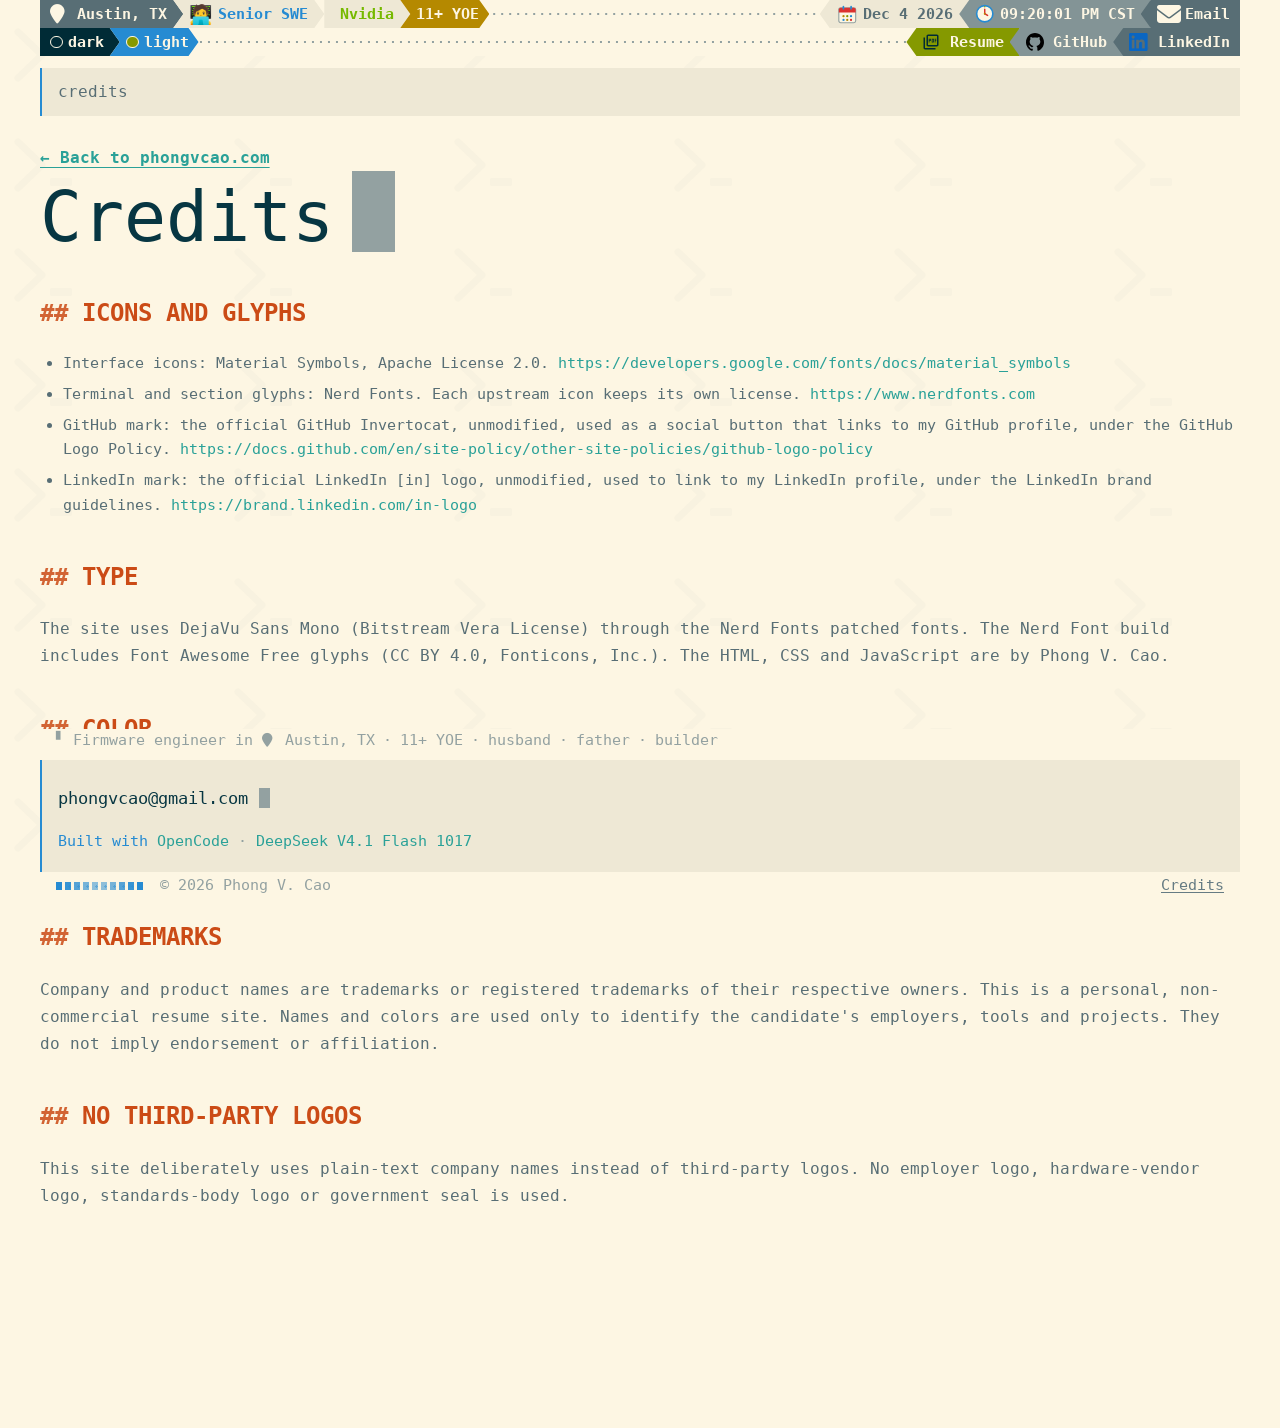
<file: credits.html>
<!doctype html>
<html lang="en" data-theme="dark">
<head>
  <meta charset="utf-8">
  <meta name="viewport" content="width=device-width, initial-scale=1">
  <title>Credits — Phong V. Cao</title>
  <meta name="description" content="Sources, licenses and trademark notice for the marks used on phongvcao.com.">
  <meta name="author" content="Phong V. Cao">
  <meta name="robots" content="index, follow">
  <meta name="color-scheme" content="dark">
  <meta name="theme-color" content="#002b36">
  <link rel="canonical" href="https://phongvcao.com/credits.html">
  <link rel="icon" id="favicon" href="assets/favicon.svg" type="image/svg+xml">
  <link rel="stylesheet" href="styles.css?v=20261127ddd">
  <!-- Privacy-friendly analytics by Plausible -->
  <script async src="https://plausible.io/js/pa-5p4w5oW95inlXfhJ-zOkF.js"></script>
  <script>
    window.plausible=window.plausible||function(){(plausible.q=plausible.q||[]).push(arguments)},plausible.init=plausible.init||function(i){plausible.o=i||{}};
    plausible.init()
  </script>
</head>
<body>
    <header class="pl-bar pl-top" aria-label="Runtime status">
    <div class="pl-line">
      <div class="pl-group pl-left">
        <a class="pl-seg pl-light" href="https://www.google.com/maps/place/Austin,+TX" target="_blank" rel="noopener" title="Austin, TX on Google Maps"><span class="pl-icon i-loc" aria-hidden="true">&#xF041;</span> Austin, TX</a>
        
        
        <a class="pl-seg pl-dir pl-hide-sm" href="./#experience-title" title="Experience"><span class="pl-icon pl-emoji" aria-hidden="true">🧑‍💻</span>Senior SWE</a>
        <a class="pl-seg pl-vcs" href="https://www.nvidia.com/" target="_blank" rel="noopener" title="Nvidia">Nvidia</a>
        <a class="pl-seg pl-context" href="./#education-title" data-since="2015-06-01" data-template="{n}+ YOE" title="Years of experience">11+ YOE</a>
      </div>
      <span class="pl-fill" aria-hidden="true"></span>
      <div class="pl-group pl-right">
        <a class="pl-seg pl-light" href="https://www.timeanddate.com/worldclock/usa/austin" target="_blank" rel="noopener" title="Austin time"><svg class="pl-cal" viewBox="0 0 24 24" aria-hidden="true" focusable="false"><rect x="3" y="5" width="18" height="16" rx="2" fill="#fdf6e3" stroke="#93a1a1" stroke-width="1.2"/><path d="M3 7a2 2 0 0 1 2-2h14a2 2 0 0 1 2 2v3H3z" fill="#dc322f"/><rect x="7" y="3" width="1.8" height="4" rx="0.9" fill="#268bd2"/><rect x="15.2" y="3" width="1.8" height="4" rx="0.9" fill="#268bd2"/><circle cx="8" cy="14" r="1.2" fill="#b58900"/><circle cx="12" cy="14" r="1.2" fill="#859900"/><circle cx="16" cy="14" r="1.2" fill="#268bd2"/><circle cx="8" cy="18" r="1.2" fill="#268bd2"/><circle cx="12" cy="18" r="1.2" fill="#b58900"/><circle cx="16" cy="18" r="1.2" fill="#dc322f"/></svg><time id="clock-date" datetime="2026-11-26T10:39:58-06:00">Nov 26 2026</time></a>
        <a class="pl-seg pl-light" href="https://www.timeanddate.com/worldclock/usa/austin" target="_blank" rel="noopener" title="Austin time"><svg class="pl-clock" viewBox="0 0 24 24" aria-hidden="true" focusable="false"><circle cx="12" cy="12" r="10" fill="#fdf6e3" stroke="#268bd2" stroke-width="2"/><path d="M12 6.5V12l3.5 2" fill="none" stroke="#dc322f" stroke-width="1.8" stroke-linecap="round"/><circle cx="12" cy="12" r="1.2" fill="#b58900"/><circle cx="12" cy="3.4" r="0.9" fill="#859900"/></svg><time id="clock-time" datetime="2026-11-26T10:39:58-06:00">10:39:58 AM CST</time></a>
        <a class="pl-seg pl-social" href="mailto:phongvcao@gmail.com" title="phongvcao@gmail.com"><span class="pl-icon i-mail" aria-hidden="true">&#xF0E0;</span>Email</a>
      </div>
    </div>
    <div class="pl-line pl-line-social">
      <div class="pl-group pl-left pl-theme" role="group" aria-label="Colour theme">
        <button type="button" class="pl-seg pl-theme-btn is-active" data-theme-set="dark" aria-pressed="true"><span class="pl-radio" aria-hidden="true"></span>dark</button>
        <button type="button" class="pl-seg pl-theme-btn" data-theme-set="light" aria-pressed="false"><span class="pl-radio" aria-hidden="true"></span>light</button>
      </div>
      <span class="pl-fill" aria-hidden="true"></span>
      <div class="pl-group pl-right">
        <a class="pl-seg pl-social" href="assets/phong-cao-resume.pdf" target="_blank" rel="noopener" title="Resume (PDF)"><img class="pl-icon pdf-icon" src="assets/logos/picture-as-pdf.svg" alt="" aria-hidden="true">Resume</a>
        <a class="pl-seg pl-social" href="https://github.com/phongvcao" target="_blank" rel="noopener" title="github.com/phongvcao"><img class="social-icon gh-icon" src="assets/logos/github-invertocat-black.svg" alt="" aria-hidden="true">GitHub</a>
        <a class="pl-seg pl-social" href="https://www.linkedin.com/in/phcao" target="_blank" rel="noopener" title="linkedin.com/in/phcao"><img class="social-icon li-icon" src="assets/logos/linkedin-in.png" alt="" aria-hidden="true">LinkedIn</a>
      </div>
    </div>
  </header>
  <main class="page">
    <section class="fired-prompt" aria-label="Question">
      <p>credits</p>
    </section>
    <article class="response">
      <p class="intro"><a class="work-link" href="./">&larr; Back to phongvcao.com</a></p>
      <h1>Credits<span class="cursor" aria-hidden="true"></span></h1>
      <section class="section" aria-labelledby="icons-title">
        <h2 id="icons-title"><span class="mark" aria-hidden="true">## </span>Icons and glyphs</h2>
        <ul class="credits-list">
          <li>Interface icons: Material Symbols, Apache License 2.0. <a class="term-link" href="https://developers.google.com/fonts/docs/material_symbols" target="_blank" rel="noopener">https://developers.google.com/fonts/docs/material_symbols</a></li>
          <li>Terminal and section glyphs: Nerd Fonts. Each upstream icon keeps its own license. <a class="term-link" href="https://www.nerdfonts.com" target="_blank" rel="noopener">https://www.nerdfonts.com</a></li>
          <li>GitHub mark: the official GitHub Invertocat, unmodified, used as a social button that links to my GitHub profile, under the GitHub Logo Policy. <a class="term-link" href="https://docs.github.com/en/site-policy/other-site-policies/github-logo-policy" target="_blank" rel="noopener">https://docs.github.com/en/site-policy/other-site-policies/github-logo-policy</a></li>
          <li>LinkedIn mark: the official LinkedIn [in] logo, unmodified, used to link to my LinkedIn profile, under the LinkedIn brand guidelines. <a class="term-link" href="https://brand.linkedin.com/in-logo" target="_blank" rel="noopener">https://brand.linkedin.com/in-logo</a></li>
        </ul>
      </section>

      <section class="section" aria-labelledby="type-title">
        <h2 id="type-title"><span class="mark" aria-hidden="true">## </span>Type</h2>
        <p class="intro">The site uses DejaVu Sans Mono (Bitstream Vera License) through the Nerd Fonts patched fonts. The Nerd Font build includes Font Awesome Free glyphs (CC BY 4.0, Fonticons, Inc.). The HTML, CSS and JavaScript are by Phong V. Cao.</p>
      </section>

      <section class="section" aria-labelledby="color-title">
        <h2 id="color-title"><span class="mark" aria-hidden="true">## </span>Color</h2>
        <ul class="credits-list">
          <li>The palette follows Solarized by Ethan Schoonover. <a class="term-link" href="https://ethanschoonover.com/solarized" target="_blank" rel="noopener">https://ethanschoonover.com/solarized</a> Company label colors follow Solarized, with the owners' published colors for Nvidia (#76B900) and Hire4Real.fyi (#10B981). They are a visual label only.</li>
          <li>Nvidia green reference: #76B900, from Nvidia's published brand palette. A color value, not a logo, and not a claim of affiliation.</li>
          <li>Hire4Real.fyi label: #10B981, the project's own theme colour.</li>
        </ul>
      </section>

      <section class="section" aria-labelledby="trademarks-title">
        <h2 id="trademarks-title"><span class="mark" aria-hidden="true">## </span>Trademarks</h2>
        <p class="intro">Company and product names are trademarks or registered trademarks of their respective owners. This is a personal, non-commercial resume site. Names and colors are used only to identify the candidate's employers, tools and projects. They do not imply endorsement or affiliation.</p>
      </section>

      <section class="section" aria-labelledby="no-logos-title">
        <h2 id="no-logos-title"><span class="mark" aria-hidden="true">## </span>No third-party logos</h2>
        <p class="intro">This site deliberately uses plain-text company names instead of third-party logos. No employer logo, hardware-vendor logo, standards-body logo or government seal is used.</p>
      </section>

      <div class="prompt-stack">
        <p class="prompt-activity" aria-label="About">
          <span class="spinner" aria-hidden="true">▘</span>
          <span class="activity-line">
            <span>Firmware engineer in <span class="activity-glyph" aria-hidden="true">&#xF041;</span> Austin, TX</span>
            <span class="stat-dot" aria-hidden="true">·</span>
            <span data-since="2015-06-01" data-template="{n}+ YOE">11+ YOE</span>
            <span class="stat-dot" aria-hidden="true">·</span>
            <span>husband</span>
            <span class="stat-dot" aria-hidden="true">·</span>
            <span>father</span>
            <span class="stat-dot" aria-hidden="true">·</span>
            <span>builder</span>
          </span>
        </p>
        <div class="prompt-box">
          <a class="prompt-link" href="mailto:phongvcao@gmail.com">
            <span>phongvcao@gmail.com</span>
            <span class="cursor cursor-small" aria-hidden="true"></span>
          </a>
          <p class="prompt-meta"><span class="model-agent">Built with <a class="logo-link" href="https://opencode.ai/" target="_blank" rel="noopener">OpenCode</a></span> <span class="model-dim">·</span> <a class="logo-link" href="https://www.deepseek.com/" target="_blank" rel="noopener">DeepSeek V4.1 Flash 1017</a></p>
        </div>
        <div class="prompt-status" aria-label="Site status">
        <span class="status-left"><span class="status-bar" aria-hidden="true"><span class="scan scan-fwd"></span><span class="scan scan-back"></span></span><span>© <span data-current-year>2026</span> Phong V. Cao</span></span>
        <span class="status-right"><a class="status-more" href="credits.html">Credits</a></span>
      </div>
      </div>
    </article>
  </main>
  <script>
    (function () {
      var root = document.documentElement;
      function fitChrome() {
        var bar = document.querySelector(".pl-top");
        if (bar) root.style.setProperty("--topbar-h", bar.getBoundingClientRect().height + "px");
      }
      fitChrome();
      window.addEventListener("resize", fitChrome);
      window.addEventListener("load", fitChrome);
      if (document.fonts && document.fonts.ready) document.fonts.ready.then(fitChrome);

      var dateEl = document.getElementById("clock-date");
      var timeEl = document.getElementById("clock-time");
      if (dateEl && timeEl) {
        var dateFmt = new Intl.DateTimeFormat("en-US", {
          timeZone: "America/Chicago", weekday: "short", month: "short", day: "numeric", year: "numeric"
        });
        var timeFmt = new Intl.DateTimeFormat("en-US", {
          timeZone: "America/Chicago", hour: "2-digit", minute: "2-digit", second: "2-digit",
          hour12: true, timeZoneName: "short"
        });
        function parts(fmt, date) {
          var out = {};
          fmt.formatToParts(date).forEach(function (part) { out[part.type] = part.value; });
          return out;
        }
        function tick() {
          var now = new Date();
          var d = parts(dateFmt, now);
          var t = parts(timeFmt, now);
          dateEl.textContent = d.month + " " + d.day + " " + d.year;
          timeEl.textContent = t.hour + ":" + t.minute + ":" + t.second + " " + t.dayPeriod + " " + t.timeZoneName;
          var iso = now.toISOString();
          dateEl.setAttribute("datetime", iso);
          timeEl.setAttribute("datetime", iso);
        }
        tick();
        setInterval(tick, 1000);
      }

      var STATE_KEY = "phongvcao-state";
      function readState() {
        try { return JSON.parse(localStorage.getItem(STATE_KEY) || "{}") || {}; }
        catch (error) { return {}; }
      }
      function writeState(patch) {
        var next = readState();
        Object.keys(patch).forEach(function (key) { next[key] = patch[key]; });
        try { localStorage.setItem(STATE_KEY, JSON.stringify(next)); } catch (error) {}
      }
      var state = readState();
      var themeButtons = document.querySelectorAll("[data-theme-set]");
      function paintTheme(name) {
        document.documentElement.setAttribute("data-theme", name);
        var meta = document.querySelector('meta[name="theme-color"]');
        if (meta) meta.setAttribute("content", name === "light" ? "#fdf6e3" : "#002b36");
        var icon = document.getElementById("favicon");
        if (icon) icon.setAttribute("href", name === "light" ? "assets/favicon-light.svg" : "assets/favicon.svg");
        themeButtons.forEach(function (button) {
          var active = button.getAttribute("data-theme-set") === name;
          button.classList.toggle("is-active", active);
          button.setAttribute("aria-pressed", active ? "true" : "false");
        });
      }
      var prefersLight = window.matchMedia && window.matchMedia("(prefers-color-scheme: light)").matches;
      paintTheme(state.theme || (prefersLight ? "light" : "dark"));
      themeButtons.forEach(function (button) {
        button.addEventListener("click", function () {
          var name = button.getAttribute("data-theme-set");
          paintTheme(name);
          writeState({ theme: name });
        });
      });

      function yearsSince(iso) {
        var start = new Date(iso);
        var now = new Date();
        var years = now.getFullYear() - start.getFullYear();
        var month = now.getMonth() - start.getMonth();
        if (month < 0 || (month === 0 && now.getDate() < start.getDate())) years -= 1;
        return years;
      }
      function paintYears() {
        document.querySelectorAll("[data-since]").forEach(function (el) {
          el.textContent = el.getAttribute("data-template").replace("{n}", yearsSince(el.getAttribute("data-since")));
        });
      }
      paintYears();

      document.querySelectorAll("[data-current-year]").forEach(function (el) {
        el.textContent = new Date().getFullYear();
      });

    })();
  </script>
</body>
</html>
</file>
<file: styles.css>
@font-face {
  font-family: "Site Mono";
  font-style: normal;
  font-weight: 400;
  font-display: swap;
  src: local("DejaVuSansM Nerd Font"), local("DejaVuSansMono Nerd Font"),
    url("assets/dejavu-sans-mono-regular.woff2") format("woff2");
}

@font-face {
  font-family: "Site Mono";
  font-style: normal;
  font-weight: 700;
  font-display: swap;
  src: local("DejaVuSansM Nerd Font Bold"), local("DejaVuSansMNerdFont-Bold"),
    local("DejaVuSansMono Nerd Font Bold"), local("DejaVuSansMonoNerdFont-Bold"),
    url("assets/dejavu-sans-mono-bold.woff2") format("woff2");
}

:root {
  --base03: #002b36;
  --base02: #073642;
  --base01: #586e75;
  --base00: #657b83;
  --base0: #839496;
  --base1: #93a1a1;
  --base2: #eee8d5;
  --base3: #fdf6e3;
  --yellow: #b58900;
  --orange: #cb4b16;
  --red: #dc322f;
  --magenta: #d33682;
  --violet: #6c71c4;
  --blue: #268bd2;
  --cyan: #2aa198;
  --green: #859900;
  --blue-bright: var(--cyan);
  --blue-link: var(--blue);
  --vim-cyan: var(--cyan);
  --vim-cyan-bright: var(--base2);
  --vim-blue: var(--blue);
  --vim-blue-link: var(--blue);
  --vim-green: var(--green);
  --vim-yellow: var(--yellow);
  --vim-yellow-bright: var(--yellow);
  --vim-violet: var(--violet);
  --vim-violet-link: var(--violet);
  --vim-violet-bright: var(--base2);
  --vim-orange: var(--orange);
  --vim-orange-light: var(--orange);
  --topbar-h: 57px;
  --prompt-h: 92px;
  --status-h: 29px;
  --c-nvidia: #76b900; /* Nvidia published brand green */
  --c-google: #eee8d5; /* Solarized base2, cream */
  --c-tesla: #dc322f;  /* Solarized red */
  --c-arista: #268bd2; /* Solarized blue */
  --c-hire4real: #10b981; /* hire4real.fyi theme colour */
  --c-school: #dc322f; /* SBU red */

  --page-w: 1200px;
  --mono: "Site Mono", "DejaVuSansM Nerd Font", "DejaVuSansM Nerd Font Mono", "DejaVuSansMono Nerd Font", "DejaVuSansMono Nerd Font Mono", "DejaVu Sans Mono", ui-monospace, SFMono-Regular, "SF Mono", Menlo, Monaco, Consolas, "Liberation Mono", "Courier New", monospace;
}

/* Solarized light: every monotone slot swaps with its mirror value. */
:root[data-theme="light"] {
  --base03: #fdf6e3;
  --base02: #eee8d5;
  --base01: #93a1a1;
  --base00: #839496;
  --base0: #657b83;
  --base1: #586e75;
  --base2: #073642;
  --base3: #002b36;
  --c-nvidia: #76b900;
  --c-google: #586e75; /* base01: cream would vanish on the light row */
  --c-tesla: #dc322f;
  --c-arista: #268bd2;
  --c-hire4real: #10b981;
  --c-school: #dc322f;
}

html[data-theme="light"] {
  color-scheme: light;
}

*,
*::before,
*::after {
  box-sizing: border-box;
}

body::before {
  content: "";
  position: fixed;
  inset: 0;
  z-index: -1;
  pointer-events: none;
  background-color: var(--base01);
  -webkit-mask-image: url("assets/watermark.svg");
  -webkit-mask-repeat: repeat;
  -webkit-mask-size: 220px 110px;
  mask-image: url("assets/watermark.svg");
  mask-repeat: repeat;
  mask-size: 220px 110px;
  opacity: 0.045;
}

html {
  color-scheme: dark;
}

body {
  display: flex;
  flex-direction: column;
  min-height: 100vh;
  margin: 0;
  color: var(--base1);
  background: var(--base03);
  font-family: var(--mono);
  font-size: 17px;
  line-height: 1.65;
  -webkit-font-smoothing: antialiased;
  text-rendering: optimizeLegibility;
}

::selection {
  color: var(--base03);
  background: var(--blue);
}

a {
  color: var(--cyan);
  text-decoration: none;
  transition: color 120ms ease;
}

a:hover {
  color: var(--base2);
}

.page {
  flex: 1;
  width: min(var(--page-w), calc(100% - 48px));
  margin: 0 auto;
  padding: var(--topbar-h) 0 24px;
}

/* The question, as a prompt already sent: its own bar under the powerline,
   framed like the prompt box at the foot of the page. */
.fired-prompt {
  position: sticky;
  top: var(--topbar-h);
  z-index: 40;
  margin-top: 12px;
  padding: 12px 16px;
  border: 0;
  border-left: 2px solid var(--blue);
  background: var(--base02);
}

.fired-prompt p {
  margin: 0;
  color: var(--base1);
  font-size: 1rem;
  line-height: 1.5;
}

.response {
  padding-top: 28px;
}

h1 {
  margin: 0 0 24px;
  color: var(--base2);
  font-size: clamp(2.5rem, 6vw, 4.375rem);
  font-weight: 400;
  line-height: 1.02;
  letter-spacing: 0;
}

.cursor {
  display: inline-block;
  width: 0.62em;
  height: 1.15em;
  margin-left: 0.06em;
  vertical-align: -0.15em;
  background: var(--base01);
  animation: blink 1.15s steps(2, start) infinite;
}

@keyframes blink {
  to {
    visibility: hidden;
  }
}

.role {
  margin: 0 0 18px;
  color: var(--blue-bright);
  font-size: 1.5rem;
  line-height: 1.4;
}

.pl-icon svg {
  display: inline-block;
  vertical-align: -0.18em;
}

/* The glyph sizes above are tuned per Nerd Font mark; an SVG mark wants the
   plain text size back so 1.102em is measured against the bar's text. */
.pl-icon.i-mark {
  font-size: 1em;
  margin-right: 0.35em;
}

.pl-icon.pl-emoji {
  margin-right: 0;
  font-size: 1.26em;
}

.role-emoji {
  margin-right: 0.45em;
}

/* The title word keeps the blue of the terminal prompt; the company and the
   stack keep their own colours. */
.role-title {
  color: var(--blue);
}

.pl-icon.i-mark svg {
  margin-right: 0;
}

/* Separator: the same disc the theme buttons use, in the link colour. The
   group keeps the disc glued to the term after it, so a narrow screen breaks
   before the dot, never leaving it alone at the start of a line. */
.role-group {
  white-space: nowrap;
}

.role-dot {
  display: inline-block;
  width: 4.3em;
  color: var(--cyan);
  font-size: 0.65em;
  line-height: 1;
  text-align: center;
  vertical-align: 0.3em;
}

.role .mark {
  color: var(--base01);
}

.intro {
  margin: 0;
  color: var(--base1);
  font-size: 1rem;
  line-height: 1.7;
}

code {
  color: var(--vim-cyan);
  font: inherit;
}

.actions {
  display: flex;
  flex-wrap: wrap;
  gap: 8px;
  margin-top: 28px;
}

.button {
  display: inline-flex;
  align-items: center;
  justify-content: center;
  gap: 8px;
  min-height: 44px;
  padding: 0 12px;
  border: 1px solid var(--base01);
  border-radius: 0;
  color: var(--base1);
  background: transparent;
  font-family: inherit;
  font-size: 1rem;
  font-weight: 400;
  line-height: 1;
  text-decoration: none;
  transition: color 120ms ease, border-color 120ms ease, background-color 120ms ease;
}

.button:hover {
  border-color: var(--base1);
  background: var(--base02);
  color: var(--base2);
}

.button:focus-visible {
  outline: 2px solid var(--yellow);
  outline-offset: 2px;
}

.button .icon {
  margin-right: 0.35em;
  line-height: 1;
}

/* Nerd Font glyphs ink a different fraction of their em, so each mark gets
   its own size. Every one lands at 1.5x the cap height of the text next to
   it: DejaVu Sans Mono caps at 0.734em, so the target ink is 1.102em. */
/* The hero buttons keep their 1.26em ink; the powerline bar wants the
   same 18px the technology marks use, so its glyphs get 1.2em of ink
   (github inks 0.872em of the font size). */
.button .icon {
  font-size: var(--icon-size, 1.26em);
}

.pl-icon {
  font-size: var(--icon-size, 1.38em);
}
.button .icon.i-in {
  --icon-size: 1.47em; /* linkedin inks 0.750em */
}
.pl-icon.i-in {
  --icon-size: 1.6em;
}
.button .icon.i-mail {
  --icon-size: 1.59em; /* envelope inks 0.692em */
}
.pl-icon.i-mail {
  --icon-size: 1.74em;
}
.pl-icon.i-in,
.button .icon.i-in {
  color: #0A66C2;
}

.button .icon.pdf-icon,
.pl-icon.pdf-icon {
  width: 1.2em;
  height: 1.2em;
  font-size: 1em;
  flex: none;
}

/* These two drawings sit inside a padded 24-unit viewBox, so their boxes
   run larger than the ink they show: 1.5em and 1.3em land at 18px of ink,
   the same as the GitHub mark. */
.pl-cal {
  width: 1.5em;
  height: 1.5em;
  flex: none;
}

.pl-clock {
  width: 1.3em;
  height: 1.3em;
  flex: none;
}

.button-primary {
  border-color: var(--cyan);
  background: var(--cyan);
  color: var(--base03);
}

.button-primary:hover {
  border-color: var(--cyan);
  background: var(--cyan);
  color: var(--base03);
  filter: brightness(1.12);
}

.bracket {
  opacity: 0.7;
}

.section {
  margin-top: 40px;
}

.section-head {
  display: flex;
  flex-wrap: wrap;
  align-items: baseline;
  justify-content: space-between;
  gap: 8px 16px;
  margin: 0 0 18px;
}

.section-head h2 {
  margin: 0;
}

.section-controls {
  display: flex;
  gap: 8px;
}

.mini {
  padding: 2px 8px;
  border: 1px solid var(--base01);
  background: transparent;
  color: var(--base0);
  font-family: inherit;
  font-size: 0.8125rem;
  line-height: 1.4;
  cursor: pointer;
}

.mini:hover {
  border-color: var(--base1);
  color: var(--base2);
}

.mini:focus-visible {
  outline: 2px solid var(--yellow);
  outline-offset: 2px;
}

.row-line {
  grid-column: 1 / -1;
  grid-row: 2;
  padding-left: 39px;
  color: var(--base1);
  font-size: 0.9375rem;
  line-height: 1.55;
  white-space: normal;
}



.decision-body {
  margin: 0;
  font-size: 0.9375rem;
}

/* Same blue dot as the Experience bullets; the label and its text share
   one text column so they read as one item. */
.decision-node {
  position: relative;
  padding: 10px 0 0 1.5em;
}

.decision-node:first-child {
  padding-top: 0;
}

.decision-node::before {
  content: "";
  position: absolute;
  left: 0.18em;
  top: calc(10px + 0.62em);
  width: 0.38em;
  height: 0.38em;
  border-radius: 50%;
  background: var(--blue);
}

.decision-node:first-child::before {
  top: 0.62em;
}

.decision-node dt {
  margin: 0;
  color: var(--base2);
  font-size: 0.9375rem;
  font-weight: 700;
  letter-spacing: normal;
  text-transform: uppercase;
}

.decision-node dd {
  margin: 0;
  color: var(--base1);
  font-size: 0.9375rem;
  line-height: 1.6;
}

@media print {
  .pl-top,
  .prompt-stack {
    position: static;
  }

  .exp-item .exp-body {
    display: block !important;
  }
}

.section h2 {
  margin: 0 0 18px;
  color: var(--vim-orange-light);
  font-size: 1.5rem;
  font-weight: 700;
  letter-spacing: 0;
  text-transform: uppercase;
  scroll-margin-top: calc(var(--topbar-h) + 72px);
}

.section h2 .mark {
  color: var(--vim-orange-light);
  font-weight: 700;
  opacity: 0.85;
}

/* Credits page list and the footer colophon link. */
.credits-list {
  margin: 0;
  padding-left: 1.5em;
  color: var(--base1);
  font-size: 0.9375rem;
  line-height: 1.65;
}

.credits-list li + li {
  margin-top: 6px;
}

.credits-list code {
  overflow-wrap: anywhere;
  word-break: break-word;
}

.credits-list a {
  color: var(--cyan);
}

.credits-list a:hover {
  color: var(--base2);
}

.status-more {
  color: var(--base0);
  text-decoration: underline;
  text-underline-offset: 2px;
}

.status-more:hover {
  color: var(--base2);
}

/* The scan bar that sat at the left of the old footer status line: a
   dotted rail with a blue gradient sweeping across it. */
.status-bar {
  position: relative;
  display: inline-block;
  width: 10ch;
  height: 1em;
  margin-right: 1ch;
  vertical-align: -0.12em;
  overflow: hidden;
  background-image: radial-gradient(circle, rgb(38 139 210 / 0.45) 0.07em, transparent 0.075em);
  background-size: 1ch 1em;
  background-position: 0 50%;
  background-repeat: repeat-x;
}

.scan {
  position: absolute;
  inset: 0;
  background-repeat: no-repeat;
  background-size: 10ch 100%;
  -webkit-mask-image: linear-gradient(90deg, #000 0 0.62ch, transparent 0.62ch 1ch);
  -webkit-mask-size: 1ch 0.55em;
  -webkit-mask-position: 0 50%;
  -webkit-mask-repeat: repeat-x;
  mask-image: linear-gradient(90deg, #000 0 0.62ch, transparent 0.62ch 1ch);
  mask-size: 1ch 0.55em;
  mask-position: 0 50%;
  mask-repeat: repeat-x;
}

.scan-fwd {
  background-image: linear-gradient(
    90deg,
    transparent 0 3ch,
    rgb(38 139 210 / 0.1) 3ch 4ch,
    rgb(38 139 210 / 0.22) 4ch 5ch,
    rgb(38 139 210 / 0.38) 5ch 6ch,
    rgb(38 139 210 / 0.58) 6ch 7ch,
    rgb(38 139 210 / 0.78) 7ch 8ch,
    rgb(38 139 210 / 0.92) 8ch 9ch,
    var(--blue) 9ch 10ch
  );
  animation: scan-fwd 3.2s linear infinite;
}

.scan-back {
  background-image: linear-gradient(
    90deg,
    var(--blue) 0 1ch,
    rgb(38 139 210 / 0.92) 1ch 2ch,
    rgb(38 139 210 / 0.78) 2ch 3ch,
    rgb(38 139 210 / 0.58) 3ch 4ch,
    rgb(38 139 210 / 0.38) 4ch 5ch,
    rgb(38 139 210 / 0.22) 5ch 6ch,
    rgb(38 139 210 / 0.1) 6ch 7ch,
    transparent 7ch 10ch
  );
  animation: scan-back 3.2s linear infinite;
}

@keyframes scan-fwd {
  0% { transform: translateX(-9ch); }
  12% { transform: translateX(-9ch); }
  46% { transform: translateX(0); }
  54% { transform: translateX(0); }
  54.01% { transform: translateX(10ch); }
  100% { transform: translateX(10ch); }
}

@keyframes scan-back {
  0% { transform: translateX(-10ch); }
  54% { transform: translateX(-10ch); }
  54.01% { transform: translateX(9ch); }
  88% { transform: translateX(0); }
  100% { transform: translateX(0); }
}

/* A note beside a section heading: body size, green, bold, parenthesized. */
.section-note {
  margin-left: 0.75em;
  color: var(--green);
  font-size: 0.9375rem;
  font-weight: 700;
  letter-spacing: 0;
  text-transform: none;
  white-space: nowrap;
}

.work-list {
  display: grid;
  gap: 0;
}

.work-item h3 {
  margin: 0;
  color: var(--base2);
  font-size: 1.0625rem;
  font-weight: 600;
  line-height: inherit;
}

.work-item h3 a {
  color: inherit;
}

.work-item h3 a:hover {
  color: var(--base3);
}

.work-item h3 .plus {
  color: var(--vim-blue);
}

.work-link {
  color: var(--cyan);
  font-weight: 600;
  text-decoration: underline;
  text-decoration-color: currentColor;
  text-underline-offset: 4px;
  transition: color 120ms ease, text-decoration-color 120ms ease;
}

.work-link:hover {
  color: var(--base2);
  text-decoration-color: currentColor;
}

.work-link:focus-visible {
  outline: 2px solid var(--yellow);
  outline-offset: 2px;
}

.open-source .work-link {
  color: var(--base2);
  font-size: 1.0625rem;
}

.open-source .work-link:hover {
  color: var(--base3);
}

.inline-link {
  color: var(--cyan);
  text-decoration: none;
}

.inline-link:hover {
  color: var(--base2);
}

.inline-link:focus-visible {
  outline: 2px solid var(--yellow);
  outline-offset: 2px;
}

.work-item p {
  margin: 0;
  color: var(--base1);
  font-size: 0.9375rem;
  line-height: 1.65;
}

.visually-hidden {
  position: absolute !important;
  width: 1px !important;
  height: 1px !important;
  padding: 0 !important;
  margin: -1px !important;
  overflow: hidden !important;
  clip: rect(0, 0, 0, 0) !important;
  white-space: nowrap !important;
  border: 0 !important;
}

.badge {
  display: inline-flex;
  align-items: center;
  justify-content: center;
  min-width: 2.1em;
  padding: 0 4px;
  border: 1px solid currentColor;
  font-size: 0.72em;
  font-weight: 700;
  line-height: 1.5;
  letter-spacing: 0;
  opacity: 0.8;
}

/* The outer <svg> has no viewBox, so the symbol fills whatever box CSS gives
   it. Widths are the trimmed ratio times the 1.102em height: a square box
   would letterbox the wide marks back down to nothing. */
.term-link {
  color: var(--cyan);
  text-decoration: none;
}

.term-link:hover {
  color: var(--base2);
}

.term-link:focus-visible {
  outline: 2px solid var(--yellow);
  outline-offset: 2px;
}

.term-link code {
  color: inherit;
}

.term-link:hover code {
  color: inherit;
}

.company-link {
  color: inherit;
  text-decoration: none;
}

.company-link:hover {
  color: var(--base2);
}

.company-link:focus-visible {
  outline: 2px solid var(--yellow);
  outline-offset: 2px;
}

.experience-list {
  display: grid;
  gap: 0;
}

.exp-item {
  background: var(--base02);
  border-bottom: 1px solid var(--base03);
}

/* Expanded rows sit on the page ink; collapsed rows lift one step. */
.exp-item[open] {
  background: var(--base03);
}

/* The headliner keeps the collapsed ink when the row opens, so it reads as
   its own bar above the expanded body. */
.exp-item[open] .exp-summary {
  background: var(--base02);
}

/* The open headliner paints over the item background, so a pinned row
   carries its blue stripe on the summary too. */
.exp-item[data-pinned] .exp-summary {
  box-shadow: inset 2px 0 0 var(--blue);
}

.exp-item[data-pinned] {
  box-shadow: inset 2px 0 0 var(--blue);
}

.exp-summary {
  display: grid;
  /* The right column is exactly as wide as its widest item, so the
     longest date or tech stack ends on the same 16px inset as the role
     text does on the left. */
  grid-template-columns: minmax(0, 1.2fr) minmax(0, 0.9fr) 236px;
  align-items: baseline;
  gap: 12px;
  padding: 11px 16px 11px 0;
  cursor: pointer;
  list-style: none;
  font-size: 1.0625rem;
}

.exp-summary::-webkit-details-marker {
  display: none;
}

.exp-summary:focus-visible {
  outline: 2px solid var(--yellow);
  outline-offset: 2px;
}

.exp-toggle::before {
  content: "+";
  color: var(--vim-blue);
  font-weight: 700;
}

.exp-toggle {
  margin-left: 16px;
  margin-right: 0.75em;
}

.exp-item[open] .exp-toggle::before {
  content: "−";
}

.exp-role {
  margin: 0;
  color: var(--base2);
  font-size: 1.0625rem;
  font-weight: 600;
  line-height: inherit;
}

/* Desktop keeps the company and date in their own grid columns; on mobile
   the wrapper becomes the attached right-side meta group. */
.exp-meta {
  display: contents;
}

.exp-company {
  display: inline-flex;
  align-items: center;
  justify-self: start;
  gap: 7px;
  color: var(--base2);
  font-weight: 700;
}

.exp-company.company-link:hover {
  color: var(--base3);
}

/* Company rows use text chips. One size, one shape, one colour per company;
   the border is the text colour at 35%. The chip text is the headliner
   size (1.0625rem = 17px) wherever the chip sits. */
.chip {
  display: inline-flex;
  align-items: center;
  white-space: nowrap;
  font-family: var(--mono);
  font-size: 1.0625rem; /* the headliner text size, wherever the chip sits */
  font-weight: 700;
  letter-spacing: 0.02em;
  text-transform: none;
  line-height: 1.2;
  padding: 0.15em 0.5em;
  border: 2px solid color-mix(in srgb, currentColor 35%, transparent);
  border-radius: 4px;
  background: transparent;
}

.chip--nvidia { color: var(--c-nvidia); }
.chip--google { color: var(--c-google); }
.chip--tesla { color: var(--c-tesla); }
.chip--arista { color: var(--c-arista); }
.chip--hire4real { color: var(--c-hire4real); }
.chip--school { color: var(--c-school); }


/* The old wordmark reads with a half-letter gap between letters. */
.now {
  color: var(--green);
  font-weight: 600;
}

/* Dates and tech stacks start on one left edge, like the role and the
   company chip do. The column is as wide as its longest item, so that
   item ends on the same 16px inset the role text keeps on the left. */
.exp-dates {
  color: var(--base2);
  text-align: left;
  white-space: nowrap;
  font-variant-numeric: tabular-nums;
}

/* Tech stacks stay on one line, at the headliner text size. */
.exp-dates.work-tags {
  white-space: nowrap;
}

.exp-body {
  padding: 10px 0 14px 2em;
  cursor: pointer;
}

.exp-bullets {
  margin: 0;
  padding: 0;
  list-style: none;
}

.exp-bullets li {
  position: relative;
  padding-left: 1.5em;
  color: var(--base1);
  font-size: 0.9375rem;
  line-height: 1.65;
}

.exp-bullets li + li {
  margin-top: 4px;
}

.exp-bullets li::before {
  content: "";
  position: absolute;
  left: 0.18em;
  top: 0.62em;
  width: 0.38em;
  height: 0.38em;
  border-radius: 50%;
  background: var(--blue);
}

.open-source {
  margin: 0;
  color: var(--base1);
  font-size: 0.9375rem;
}

.skills {
  display: grid;
  gap: 10px;
  margin: 0;
}

/* One official mark per linked skill, 1.5x the cap height of its 15px text. */
.skill-item {
  display: inline-flex;
  align-items: center;
  gap: 0.35em;
  vertical-align: middle;
}

.skill-logo {
  height: 1.2em;
  width: auto;
  flex: none;
}

/* PCIe, I2C and DMTF carry transparent padding; scale the box so the
   visible ink still measures 18px (1.5x the 12px cap height). */
.skill-logo[src$="pcie.svg"] {
  height: 1.271em;
}

.skill-logo[src$="i2c.svg"] {
  height: 1.49em;
}

.skill-logo[src$="dmtf.svg"] {
  height: 1.235em;
}

/* USB and LAN swap their files so the mark is cream on dark and dark on
   light. */
/* Project tags, the hero role line and the build credit follow the same
   1.5x cap-height rule in their own font size. */
.tag-logo,
.role-skill,
.model-logo {
  height: 1.2em;
  width: auto;
  vertical-align: -0.25em;
}

.tag-logo {
  margin-right: 0.3em;
}

/* Technology marks inside the prose follow the same 1.5x cap rule. */
.tech-logo {
  height: 1.2em;
  width: auto;
  vertical-align: -0.25em;
  margin-right: 0.3em;
}

/* Explicit opt-out: this mark is in the markup but not shown. */
.icon-exception {
  display: none;
}

/* Go is just GO in the Go blue, in our own font. */
/* Marks link to their technology homepage; the text keeps its own ink
   and every mark brightens on hover, like the company header links. */
.logo-link {
  color: inherit;
  text-decoration: none;
  transition: filter 120ms ease;
}

.logo-link:hover {
  color: inherit;
  text-decoration: none;
  filter: brightness(1.3);
}

.tech-logo,
.tag-logo,
.skill-logo,
.model-logo {
  transition: filter 120ms ease;
}

.term-link:hover img,
.inline-link:hover img,
.work-link:hover img,
.company-link:hover img {
  filter: brightness(1.3);
}

/* Project tag links take the same cyan ink. */
.logo-link.tag {
  color: var(--cyan);
}

/* In-body technology words take the cyan link ink, like the bullet
   technology links. AMD keeps its red word. */
a.logo-link.tech-word,
.tech-word a.logo-link {
  color: var(--cyan);
}

/* Keep each inline tech mark glued to its word. */
.tech-word {
  white-space: nowrap;
}

/* Inline company names carry their brand ink. Intel and AMD are just the
   words in our own font, no extra mark. */
.role-skill {
  margin-right: 0.45em;
  vertical-align: -0.22em;
}

.model-logo {
  margin-right: 0.35em;
}

.skill-row {
  display: grid;
  grid-template-columns: 8.5em minmax(0, 1fr);
  align-items: baseline;
  gap: 12px;
  font-size: 0.9375rem;
}

.skill-row dt {
  color: var(--base2);
  font-size: 1.0625rem;
  font-weight: 700;
}

.skill-row dd {
  margin: 0;
  color: var(--base1);
}

.education {
  display: grid;
  gap: 2px;
}

.edu-school {
  display: flex;
  flex-wrap: wrap;
  align-items: baseline;
  gap: 8px;
  margin: 0;
  color: var(--base1);
  font-size: 0.9375rem;
}

/* The university name is bold red; the shield is a sibling so the text
   baseline matches Stony Brook, NY and May 2015. */
.edu-link {
  color: var(--red);
  font-weight: 700;
}

.edu-link.chip--school {
  color: var(--c-school);
}

.edu-sep {
  color: var(--base01);
  font-size: 1.5em;
  line-height: 1;
}

.edu-place {
  color: var(--base0);
}

.edu-dates {
  color: var(--base0);
  font-variant-numeric: tabular-nums;
}

.edu-degree {
  margin: 0;
  /* The school chip pads half its own 1.0625rem text plus the 2px border;
     the degree line starts on the chip's text, not its border. */
  padding-left: calc(0.53125rem + 2px);
  color: var(--base1);
  font-size: 0.9375rem;
}

.tip {
  position: fixed;
  z-index: 200;
  padding: 4px 8px;
  border: 1px solid var(--base01);
  background: var(--base02);
  color: var(--base1);
  font-family: var(--mono);
  font-size: 0.8125rem;
  line-height: 1.4;
  white-space: nowrap;
  pointer-events: none;
}

.tip[hidden] {
  display: none;
}

.tip.is-over-open {
  background: var(--base03);
  border-color: var(--base1);
}

.prompt-stack {
  position: sticky;
  margin-top: 24px;
  bottom: 0;
  z-index: 100;
  display: flex;
  flex-direction: column;
  background: var(--base03);
}


.stat-dot {
  color: var(--base01);
}

.prompt-box {
  position: fixed;
  left: 0;
  right: 0;
  bottom: var(--status-h);
  z-index: 100;
  width: min(var(--page-w), calc(100% - 48px));
  margin: 0 auto;
  padding: 24px 16px 20px;
  border: 0;
  border-left: 2px solid var(--blue);
  background: var(--base02);
}

.prompt-link {
  display: inline-flex;
  align-items: center;
  gap: 10px;
  color: var(--base2);
  font-size: 1.0625rem;
  text-decoration: none;
}

.prompt-link:hover {
  color: var(--blue-bright);
}

.prompt-link:focus-visible {
  outline: 2px solid var(--yellow);
  outline-offset: 2px;
}

.cursor-small {
  color: inherit;
}

h1 .cursor {
  margin-left: 0.25em;
}

.prompt-meta {
  margin: 18px 0 0;
  color: var(--base0);
  font-size: 0.9375rem;
  line-height: 1.5;
}

.model-agent {
  color: var(--blue);
}

/* OpenCode itself is a technology link: cyan, new tab. */
.prompt-meta .logo-link {
  color: var(--cyan);
}

.model-auto,
.model-dim,
.model-provider {
  color: var(--base01);
}

.model-name {
  color: var(--base0);
}

.model-max {
  color: var(--yellow);
  font-weight: 700;
}

.prompt-activity {
  position: fixed;
  left: 0;
  right: 0;
  bottom: calc(var(--status-h) + var(--prompt-h));
  z-index: 100;
  display: flex;
  align-items: center;
  gap: 8px;
  width: min(var(--page-w), calc(100% - 48px));
  margin: 0 auto;
  padding: 0 16px 8px;
  background: var(--base03);
  color: var(--base01);
  font-size: 0.9375rem;
  line-height: 1.5;
}

.spinner {
  color: var(--base01);
}

.activity-line {
  display: inline-flex;
  flex-wrap: wrap;
  align-items: center;
  gap: 8px;
}

.activity-glyph {
  margin-right: 0.35em;
}

.prompt-status {
  position: fixed;
  left: 0;
  right: 0;
  bottom: 0;
  z-index: 100;
  display: flex;
  flex-wrap: wrap;
  align-items: center;
  justify-content: flex-end;
  gap: 4px 16px;
  width: min(var(--page-w), calc(100% - 48px));
  margin: 0 auto;
  padding: 4px 16px;
  background: var(--base03);
  color: var(--base1);
  font-size: 0.9375rem;
  line-height: 1.3;
}

.prompt-stack > * {
  position: static;
  left: auto;
  right: auto;
  bottom: auto;
  width: auto;
  margin: 0;
}

.status-left,
.status-right {
  display: inline-flex;
  align-items: center;
  flex-wrap: wrap;
  gap: 5px;
}

.status-left {
  margin-right: auto;
  color: var(--base01);
}

.status-copy {
  margin-left: 8px;
  color: var(--base1);
}

.status-right {
  color: var(--base01);
}

.pl-bar {
  display: flex;
  align-items: center;
  justify-content: space-between;
  gap: 0;
  background: var(--base03);
  font-size: 0.9375rem;
  font-weight: 700;
  line-height: 1;
}

.pl-top {
  position: fixed;
  top: 0;
  left: 0;
  right: 0;
  z-index: 100;
  display: flex;
  flex-direction: column;
  width: min(var(--page-w), calc(100% - 48px));
  margin: 0 auto;
  padding: 0;
}

.pl-line {
  display: flex;
  flex-wrap: wrap;
  align-items: center;
  row-gap: 4px;
  width: 100%;
}

.pl-group {
  display: flex;
  align-items: center;
  min-width: 0;
}

.pl-right {
  margin-left: auto;
}

.pl-seg .chip {
  font-size: 1em; /* the bar keeps its own text size */
}

/* tmuxline's separator for two areas that share a background: U+E0B1, the
   thin right arrow, in the segment text colour. */
.pl-thin {
  flex: none;
  width: 14px;
  height: 28px;
  margin: 0 0 0 -16px; /* sits on the Nvidia segment's left edge */
  fill: var(--base1);
}

/* The hero chip follows the hero line, so its box matches the words
   around it. */
.role .chip {
  font-size: 1em;
}

.pl-seg {
  position: relative;
  display: inline-flex;
  align-items: center;
  gap: 5px;
  flex: none;
  height: 28px;
  margin-left: -10px;
  padding: 0 16px;
  background: var(--seg-bg);
  color: var(--seg-fg);
  white-space: nowrap;
  text-decoration: none;
  clip-path: polygon(0 0, calc(100% - 10px) 0, 100% 50%, calc(100% - 10px) 100%, 0 100%, 10px 50%);
}

.pl-seg:first-child {
  margin-left: 0;
  padding-left: 10px;
  clip-path: polygon(0 0, calc(100% - 10px) 0, 100% 50%, calc(100% - 10px) 100%, 0 100%);
}

.pl-seg:last-child {
  padding-right: 10px;
  clip-path: polygon(0 0, 100% 0, 100% 100%, 0 100%, 10px 50%);
}

.pl-seg:only-child {
  margin-left: 0;
  padding-left: 10px;
  padding-right: 10px;
  clip-path: none;
}

.pl-left .pl-seg:last-child,
.pl-left .pl-seg:only-child {
  clip-path: polygon(0 0, calc(100% - 10px) 0, 100% 50%, calc(100% - 10px) 100%, 0 100%, 10px 50%);
}

.pl-right .pl-seg,
.pl-right .pl-seg:first-child,
.pl-right .pl-seg:last-child,
.pl-right .pl-seg:only-child {
  clip-path: polygon(10px 0, 100% 0, 100% 100%, 10px 100%, 0 50%);
}

.pl-right .pl-seg {
  margin-left: -10px;
  padding: 0 16px;
}

.pl-right .pl-seg:first-child {
  margin-left: 0;
  padding-left: 16px;
}

.pl-right .pl-seg:last-child {
  padding-right: 10px;
}

.pl-theme-btn {
  --seg-bg: var(--base02);
  --seg-fg: var(--base0);
  border: 0;
  font-family: inherit;
  font-size: inherit;
  font-weight: 700;
  cursor: pointer;
}

/* Each button shows the page colour of the theme it selects. */
.pl-theme-btn[data-theme-set="dark"] {
  --seg-bg: #002b36;
  --seg-fg: #fdf6e3;
}

.pl-theme-btn[data-theme-set="light"] {
  --seg-bg: #fdf6e3;
  --seg-fg: #002b36;
}

.pl-theme-btn.is-active {
  --seg-bg: var(--blue);
  --seg-fg: var(--base03);
}

.pl-theme-btn:focus-visible {
  outline: 2px solid var(--yellow);
  outline-offset: -2px;
}

/* The theme buttons carry a radio, not a bullet: a hollow ring when off,
   and a green centre inside a dark circle when on. */
.pl-radio {
  position: relative;
  flex: none;
  box-sizing: border-box;
  width: 0.85em;
  height: 0.85em;
  border: 1.5px solid currentColor;
  border-radius: 50%;
}

.pl-theme-btn.is-active .pl-radio {
  border-color: var(--base03);
  background: var(--green);
}

.pl-seg[href] {
  transition: filter 120ms ease;
}

.pl-seg[href]:hover {
  filter: brightness(1.15);
}

.pl-icon {
  margin-right: 0.28em;
}

.pl-icon.i-loc {
  margin-right: 0.45em;
}

.social-icon {
  height: 1.2em;
  width: auto;
  flex: none;
  margin-right: 0.3em;
  vertical-align: -0.22em;
}

.pl-seg .social-icon {
  margin-right: 0.28em;
}

html[data-theme="dark"] .button .gh-black {
  display: none;
}

html[data-theme="light"] .button .gh-white {
  display: none;
}



.place-map {
  height: 1.2em;
  width: auto;
  vertical-align: -0.26em;
  margin-right: 0.28em;
}

.pl-fill {
  flex: 1;
  min-width: 16px;
  height: 1em;
  background-image: radial-gradient(circle, var(--base01) 1px, transparent 1.5px);
  background-size: 8px 8px;
  background-repeat: repeat-x;
  background-position: center;
}

.pl-blue {
  --seg-bg: var(--vim-blue-link);
  --seg-fg: var(--base03);
}

.pl-light {
  --seg-bg: var(--base1);
  --seg-fg: var(--base03);
}


.pl-dir {
  --seg-bg: var(--base02);
  --seg-fg: var(--blue);
}

.pl-vcs {
  --seg-bg: var(--base02);
  --seg-fg: var(--c-nvidia);
  /* The seam from Senior SWE carries the thin divider, so this segment
     starts square and keeps the arrow only on the right, into 11+ YOE.
     It also stops at the Senior SWE tip instead of overlapping it, so a
     hover lights the segment and never the strip behind the divider. */
  margin-left: 0;
  gap: 2px;
  clip-path: polygon(0 0, calc(100% - 10px) 0, 100% 50%, calc(100% - 10px) 100%, 0 100%);
}

.pl-vim {
  --seg-bg: var(--green);
  --seg-fg: var(--base03);
}

.pl-status {
  --seg-bg: var(--green);
  --seg-fg: var(--base02);
}

.pl-social {
  --seg-bg: var(--base02);
  --seg-fg: var(--base1);
}

/* Right side, p10k order: base02, base00, base1. */
.pl-line:not(.pl-line-social) .pl-right .pl-seg:nth-child(1) {
  --seg-bg: var(--base02);
  --seg-fg: var(--base1);
}

.pl-line:not(.pl-line-social) .pl-right .pl-seg:nth-child(2) {
  --seg-bg: var(--base00);
  --seg-fg: var(--base03);
}

.pl-line:not(.pl-line-social) .pl-right .pl-seg:nth-child(3) {
  --seg-bg: var(--base1);
  --seg-fg: var(--base03);
}

.pl-line-social .pl-right .pl-seg:nth-child(1) {
  --seg-bg: var(--green);
  --seg-fg: var(--base03);
}

.pl-line-social .pl-right .pl-seg:nth-child(2) {
  --seg-bg: var(--base00);
  --seg-fg: var(--base03);
}

.pl-line-social .pl-right .pl-seg:nth-child(3) {
  --seg-bg: var(--base1);
  --seg-fg: var(--base03);
}

.pl-badge {
  display: inline-flex;
  align-items: center;
  justify-content: center;
  margin-right: 0.28em;
  min-width: 1.5em;
  padding: 0 0.15em;
  border: 1px solid currentColor;
  font-size: 0.78em;
  line-height: 1.3;
  opacity: 0.9;
}

.pl-context {
  --seg-bg: var(--yellow);
  --seg-fg: var(--base03);
}

@media (max-width: 720px) {
  :root {
    --topbar-h: 57px;
    --prompt-h: 89px;
    --status-h: 47px;
  }

  body {
    font-size: 16px;
  }

    h1 {
    font-size: 2.5rem;
  }

  .role {
    font-size: 1.25rem;
  }

  /* The desktop air around each dot eats a phone line; keep it compact. */
  .role-dot {
    width: 2.6em;
  }

  .intro {
    font-size: 0.9375rem;
  }

  .actions {
    display: grid;
    grid-template-columns: minmax(0, 1fr);
    gap: 8px;
    margin-top: 22px;
  }

  .actions .button {
    justify-content: flex-start;
    padding: 0 14px;
  }

  .section {
    margin-top: 32px;
  }

  .section h2 {
    scroll-margin-top: calc(var(--topbar-h) + 12px);
  }

  .fired-prompt {
    position: static;
    margin-top: 10px;
  }

  .mini {
    min-height: 32px;
    padding: 4px 10px;
  }

  .prompt-stack {
    position: static;
  }

  .prompt-box {
    padding: 16px 12px;
  }

  .work-item p {
    margin-left: 0;
  }

  .exp-summary {
    display: flex;
    flex-wrap: wrap;
    align-items: baseline;
    gap: 2px 10px;
    padding: 10px;
  }

  .exp-toggle {
    margin-left: 6px;
  }

  .exp-meta {
    display: inline-flex;
    flex-wrap: wrap;
    align-items: baseline;
    justify-content: flex-start;
    gap: 0 2px;
    flex: 1 0 100%;
    margin-left: 0;
    padding-left: 29px;
  }

  /* The company starts on the role text column; the date or tags end at
     the right edge, so every row header lines up. Dates and tech stacks
     keep the headliner size and weight on a phone, and wrap only when a
     narrow screen cannot hold them on one line. */
  .exp-meta .exp-dates {
    margin-left: auto;
    white-space: normal;
    text-align: right;
  }

  .exp-item {
    min-width: 0;
  }

  .exp-meta .exp-dates::before {
    content: "·";
    margin-right: 0.4em;
    color: var(--base01);
  }

  .row-line {
    flex: 1 0 100%;
    padding-left: 29px;
  }

  .exp-body {
    padding-left: 1.5em;
  }

  .skill-row {
    grid-template-columns: minmax(0, 1fr);
    gap: 2px;
  }

  .prompt-meta {
    display: none;
  }

  .spinner {
    display: none;
  }

  .pl-top {
    gap: 4px;
    width: min(var(--page-w), calc(100% - 48px));
    margin: 0 auto;
    padding: 4px 0;
  }

  .pl-line {
    flex-wrap: wrap;
    row-gap: 4px;
  }

  .pl-line .pl-right {
    margin-left: auto;
  }

  .pl-top .pl-group {
    flex-wrap: wrap;
  }

  .prompt-status {
    padding: 4px 8px;
    font-size: 0.8125rem;
  }

  .status-right {
    margin-left: auto;
    justify-content: flex-end;
  }

  .status-agents {
    display: none;
  }

  .pl-fill {
    display: none;
  }

  .pl-hide-sm {
    display: none;
  }

  .pl-seg {
    height: 22px;
    margin-left: -8px;
    padding: 0 12px;
    font-size: 0.8125rem;
    clip-path: polygon(0 0, calc(100% - 8px) 0, 100% 50%, calc(100% - 8px) 100%, 0 100%, 8px 50%);
  }

  .pl-seg:first-child {
    padding-left: 8px;
    clip-path: polygon(0 0, calc(100% - 8px) 0, 100% 50%, calc(100% - 8px) 100%, 0 100%);
  }

  .pl-seg:last-child {
    padding-right: 8px;
    clip-path: polygon(0 0, 100% 0, 100% 100%, 0 100%, 8px 50%);
  }

  .pl-seg:only-child {
    padding-left: 8px;
    padding-right: 8px;
    clip-path: none;
  }

  .pl-left .pl-seg:last-child,
  .pl-left .pl-seg:only-child {
    clip-path: polygon(0 0, calc(100% - 8px) 0, 100% 50%, calc(100% - 8px) 100%, 0 100%, 8px 50%);
  }

  .pl-right .pl-seg,
  .pl-right .pl-seg:first-child,
  .pl-right .pl-seg:last-child,
  .pl-right .pl-seg:only-child {
    clip-path: polygon(8px 0, 100% 0, 100% 100%, 8px 100%, 0 50%);
  }

  .pl-right .pl-seg {
    margin-left: -8px;
    padding: 0 12px;
  }

  .pl-right .pl-seg:first-child {
    margin-left: 0;
    padding-left: 12px;
  }

  .pl-right .pl-seg:last-child {
    padding-right: 8px;
  }
}

@media (max-width: 340px) {
  :root {
    --prompt-h: 111px;
  }
}

/* Landscape phones and small tablets are wider than the phone layout but
   still scroll like a phone: the prompt block stays in the flow instead of
   riding the bottom of the viewport. */
@media (max-width: 900px) {
  .prompt-stack {
    position: static;
  }
}

@media (max-width: 420px) {
  :root {
    --topbar-h: 57px;
  }

  .pl-line:not(.pl-line-social) .pl-right .pl-seg,
  .pl-line-social .pl-right .pl-seg:nth-child(n + 2),
  .pl-status,
  .pl-vim,
  .pl-context {
    display: none;
  }
}

@media (prefers-reduced-motion: reduce) {
  .cursor {
    animation: none;
  }

  .scan {
    animation: none;
  }

  .scan-fwd {
    transform: translateX(-7ch);
  }

  .scan-back {
    display: none;
  }

  *,
  *::before,
  *::after {
    transition-duration: 0.01ms !important;
  }
}

/* The fixed chrome must leave the paper; the base rules come later in the
   sheet than the first print block, so this one sits at the end. */
@media print {
  .pl-top,
  .prompt-stack {
    position: static;
  }
}

/* Company keywords in prose take the headliner colour, without the chip box.
   Only the company word itself carries the colour: a link that is a product
   or technology name (term-link, tech-word, tag) keeps its own colour. */
.page a[href^="https://www.nvidia.com"]:not(.term-link):not(.tech-word):not(.tag) { color: var(--c-nvidia); }
.page a[href^="https://www.tesla.com"]:not(.term-link):not(.tech-word):not(.tag) { color: var(--c-tesla); }
.page a[href^="https://www.google.com"]:not(.term-link):not(.tech-word):not(.tag),
.page a[href^="https://developers.google.com"]:not(.term-link):not(.tech-word):not(.tag) { color: var(--c-google); }
.page a[href^="https://www.arista.com"]:not(.term-link):not(.tech-word):not(.tag) { color: var(--c-arista); }
.page a[href^="https://hire4real.fyi"]:not(.term-link):not(.tech-word):not(.tag) { color: var(--c-hire4real); }

/* Go reads in the site cyan, same as every other technology word. */
.page a[href^="https://go.dev"] { color: var(--cyan); }

/* Headliner tech stacks take the headliner cream, not the link cyan. */
.exp-dates a.logo-link { color: var(--base2); }

/* Alphabet is Google's parent: the same cream as the Google keyword. */
.page a[href^="https://abc.xyz"]:not(.term-link):not(.tech-word):not(.tag) { color: var(--c-google); }
</file>
